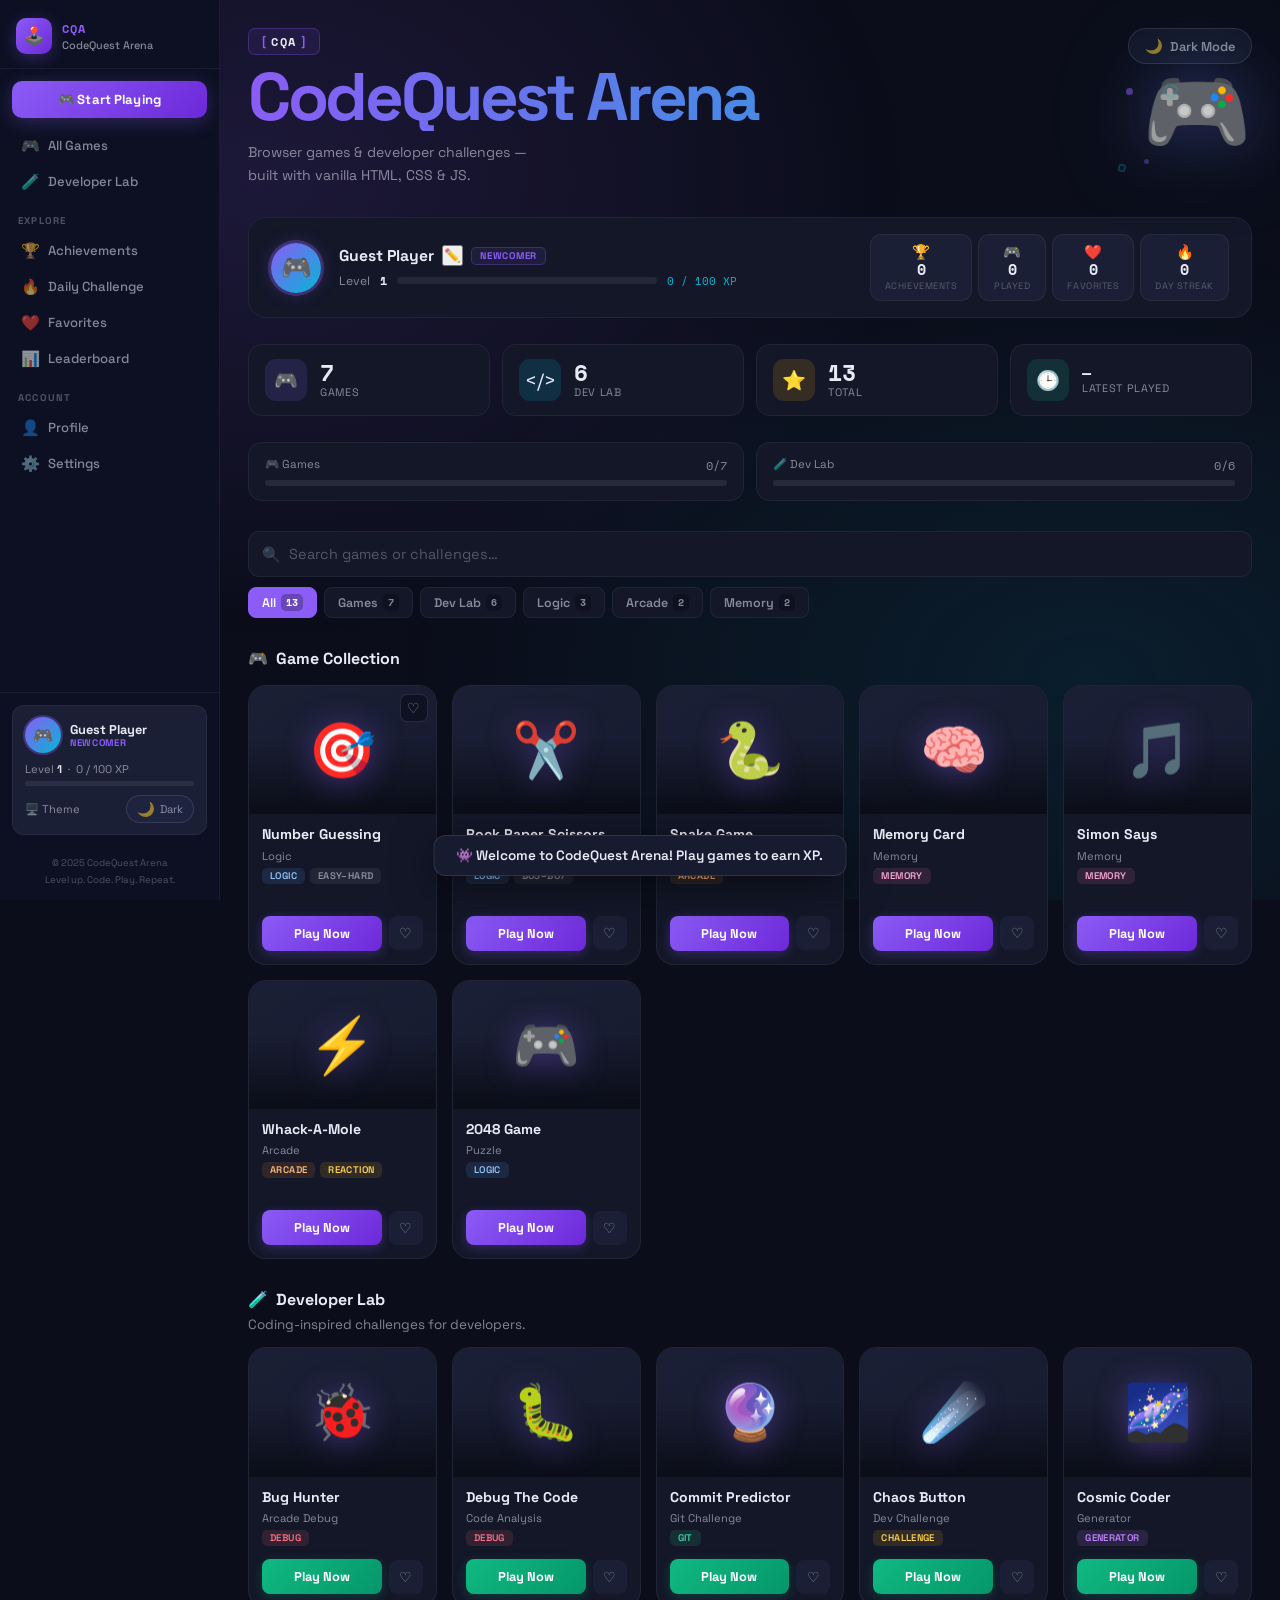
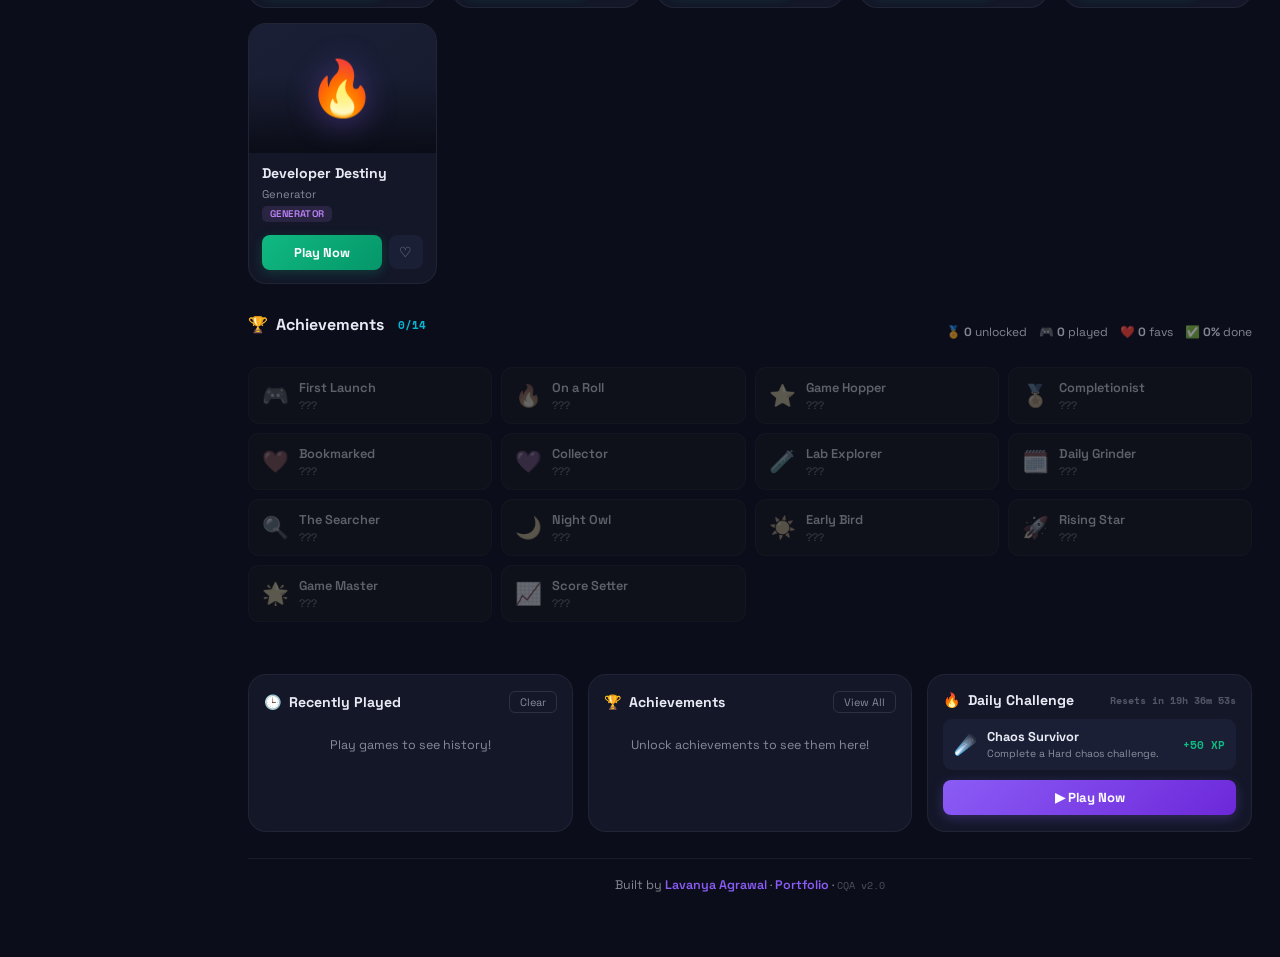
<file: index.html>
<!DOCTYPE html>
<html lang="en" data-theme="dark">
<head>
  <meta charset="UTF-8"/>
  <meta name="viewport" content="width=device-width, initial-scale=1.0"/>
  <title>CodeQuest Arena · Browser Gaming Platform</title>
  <meta name="description" content="CodeQuest Arena — browser games, XP, achievements & daily challenges."/>
  <link rel="preconnect" href="https://fonts.googleapis.com"/>
  <link href="https://fonts.googleapis.com/css2?family=Space+Grotesk:wght@400;500;600;700;800&family=Space+Mono:wght@400;700&display=swap" rel="stylesheet"/>
  <link rel="stylesheet" href="style.css"/>
</head>
<body>

  <!-- Toasts + popups (outside sidebar/page) -->
  <div class="toast" id="toast"></div>
  <div class="achieve-popup hidden" id="achievePopup">
    <div class="ap-icon" id="apIcon"></div>
    <div><p class="ap-label">Achievement Unlocked!</p><p class="ap-name" id="apName"></p><p class="ap-xp" id="apXp"></p></div>
  </div>
  <div id="xpFloats" aria-hidden="true"></div>

  <!-- Mobile hamburger -->
  <button class="menu-toggle" id="menuToggle" aria-label="Open menu">☰</button>
  <div class="sidebar-overlay hidden" id="sidebarOverlay"></div>

  <!-- ══════════════════════════════════════
       SIDEBAR
  ══════════════════════════════════════ -->
  <aside class="sidebar" id="sidebar">

    <div class="sidebar-logo">
      <div class="sidebar-logo-icon">🕹️</div>
      <div class="sidebar-logo-text">
        <span class="sidebar-logo-abbr">CQA</span>
        <span class="sidebar-logo-name">CodeQuest Arena</span>
      </div>
    </div>

    <button class="sidebar-cta" id="sidebarCta">🎮 Start Playing</button>

    <nav class="sidebar-nav">
      <a class="nav-link active" href="#" data-scroll="gamesGrid"><span class="nav-icon">🎮</span> All Games</a>
      <a class="nav-link" href="#" data-scroll="devGrid"><span class="nav-icon">🧪</span> Developer Lab</a>

      <p class="nav-section-label">Explore</p>
      <a class="nav-link" href="#" data-scroll="achievementContainer"><span class="nav-icon">🏆</span> Achievements</a>
      <a class="nav-link" href="#" data-scroll="dailyPanel"><span class="nav-icon">🔥</span> Daily Challenge</a>
      <a class="nav-link" href="#" data-scroll="favSection"><span class="nav-icon">❤️</span> Favorites</a>
      <a class="nav-link" href="#" data-scroll="lbSection"><span class="nav-icon">📊</span> Leaderboard</a>

      <p class="nav-section-label">Account</p>
      <a class="nav-link" href="#" id="navProfile"><span class="nav-icon">👤</span> Profile</a>
      <a class="nav-link" href="#" id="navSettings"><span class="nav-icon">⚙️</span> Settings</a>
    </nav>

    <!-- mini profile bottom -->
    <div class="sidebar-profile">
      <div class="sidebar-profile-card">
        <div class="sidebar-profile-top">
          <div class="sidebar-avatar" id="sidebarAvatar">🎮</div>
          <div>
            <div class="sidebar-player-name" id="sidebarName">Guest Player</div>
            <div class="sidebar-player-title" id="sidebarTitle">Newcomer</div>
          </div>
        </div>
        <div class="sidebar-level">Level <strong id="sidebarLevel">1</strong> &nbsp;·&nbsp; <span id="sidebarXpNums">0 / 100 XP</span></div>
        <div class="sidebar-xp-track"><div class="sidebar-xp-fill" id="sidebarXpFill" style="width:0%"></div></div>
        <div class="sidebar-theme-row">
          <span class="sidebar-theme-label">🖥️ Theme</span>
          <button class="sidebar-theme-btn" id="themeToggle"><span class="theme-icon">🌙</span> Dark</button>
        </div>
      </div>
    </div>

    <p class="sidebar-copy">© 2025 CodeQuest Arena<br/>Level up. Code. Play. Repeat.</p>
  </aside>

  <!-- ══════════════════════════════════════
       MAIN PAGE
  ══════════════════════════════════════ -->
  <main class="page">

    <!-- HEADER -->
    <header class="hub-header">
      <div class="header-left">
        <div class="brand"><span class="lb">[</span><span class="brand-name">CQA</span><span class="lb">]</span></div>
        <h1 class="hub-title">CodeQuest <em>Arena</em></h1>
        <p class="hub-sub">Browser games &amp; developer challenges —<br/>built with vanilla HTML, CSS &amp; JS.</p>
      </div>
      <div class="header-right">
        <button class="theme-btn" id="themeToggleTop"><span class="theme-icon">🌙</span> Dark Mode</button>
        <div class="header-decor">
          <div class="decor-controller">🎮</div>
          <div class="decor-dot decor-dot-1"></div>
          <div class="decor-dot decor-dot-2"></div>
          <div class="decor-sq decor-sq-1"></div>
          <div class="decor-sq decor-sq-2"></div>
        </div>
      </div>
    </header>

    <!-- PLAYER DASHBOARD -->
    <section class="player-dashboard" aria-label="Player dashboard">
      <div class="pd-avatar" id="pdAvatar" title="Change avatar">🎮</div>
      <div class="pd-info">
        <div class="pd-name-row">
          <span class="pd-name" id="pdName">Guest Player</span>
          <button class="edit-name-btn" id="editNameBtn" title="Edit name" onclick="event.stopPropagation()">✏️</button>
          <span class="pd-title-badge" id="pdTitle">NEWCOMER</span>
        </div>
        <div class="pd-level-xp">
          Level <strong id="pdLevel">1</strong>
          <div class="pd-xp-track"><div class="pd-xp-fill" id="pdXpFill" style="width:0%"></div></div>
          <span class="pd-xp-nums" id="pdXpNums">0 / 100 XP</span>
        </div>
      </div>
      <div class="pd-stats">
        <div class="pd-chip"><span class="pd-chip-icon">🏆</span><span class="pd-chip-val" id="pdAchieve">0</span><span class="pd-chip-lbl">Achievements</span></div>
        <div class="pd-chip"><span class="pd-chip-icon">🎮</span><span class="pd-chip-val" id="pdPlayed">0</span><span class="pd-chip-lbl">Played</span></div>
        <div class="pd-chip"><span class="pd-chip-icon">❤️</span><span class="pd-chip-val" id="pdFavs">0</span><span class="pd-chip-lbl">Favorites</span></div>
        <div class="pd-chip"><span class="pd-chip-icon">🔥</span><span class="pd-chip-val" id="pdStreak">0</span><span class="pd-chip-lbl">Day Streak</span></div>
      </div>
    </section>

    <!-- STATS ROW -->
    <div class="stats-row">
      <div class="stat-card"><div class="stat-card-icon sci-purple">🎮</div><div class="stat-text"><span class="stat-num" id="gamesCount">7</span><span class="stat-lbl">Games</span></div></div>
      <div class="stat-card"><div class="stat-card-icon sci-cyan">&lt;/&gt;</div><div class="stat-text"><span class="stat-num" id="devCount">6</span><span class="stat-lbl">Dev Lab</span></div></div>
      <div class="stat-card"><div class="stat-card-icon sci-orange">⭐</div><div class="stat-text"><span class="stat-num" id="totalCount">13</span><span class="stat-lbl">Total</span></div></div>
      <div class="stat-card"><div class="stat-card-icon sci-green">🕒</div><div class="stat-text"><span class="stat-num" id="latestPlayed" style="font-size:.95rem">—</span><span class="stat-lbl">Latest Played</span></div></div>
    </div>

    <!-- COMPLETION BARS -->
    <div style="display:grid;grid-template-columns:1fr 1fr;gap:12px">
      <div style="background:var(--card-bg);border:1px solid var(--border);border-radius:var(--radius);padding:14px 16px">
        <div style="display:flex;justify-content:space-between;font-size:.72rem;color:var(--text2);margin-bottom:6px">
          <span>🎮 Games</span><span id="gamesPct" style="font-family:var(--mono)">0/7</span>
        </div>
        <div style="height:6px;background:rgba(255,255,255,.08);border-radius:99px;overflow:hidden">
          <div id="gamesFill" style="height:100%;border-radius:99px;background:linear-gradient(90deg,var(--purple),#8b5cf6);width:0%;transition:width .8s"></div>
        </div>
      </div>
      <div style="background:var(--card-bg);border:1px solid var(--border);border-radius:var(--radius);padding:14px 16px">
        <div style="display:flex;justify-content:space-between;font-size:.72rem;color:var(--text2);margin-bottom:6px">
          <span>🧪 Dev Lab</span><span id="devPct" style="font-family:var(--mono)">0/6</span>
        </div>
        <div style="height:6px;background:rgba(255,255,255,.08);border-radius:99px;overflow:hidden">
          <div id="devFill" style="height:100%;border-radius:99px;background:linear-gradient(90deg,var(--green,#10b981),#60a5fa);width:0%;transition:width .8s"></div>
        </div>
      </div>
    </div>

    <!-- CONTINUE PLAYING -->
    <section class="recent-section hidden" id="recentSection" aria-label="Continue playing">
      <div class="section-title-row">
        <h2 class="section-title"><span class="stitle-icon">🕒</span> Continue Playing</h2>
        <button class="clear-btn" id="clearRecent">✕ Clear</button>
      </div>
      <div class="recent-row" id="recentRow"></div>
    </section>

    <!-- FAVORITES -->
    <section class="fav-section hidden" id="favSection" aria-label="Favorites">
      <h2 class="section-title"><span class="stitle-icon">❤️</span> Favorites</h2>
      <div class="mini-cards-row" id="favRow"></div>
    </section>

    <!-- SEARCH + FILTER -->
    <section class="search-filter-section" aria-label="Search and filter">
      <div class="search-wrap">
        <span class="search-icon">🔍</span>
        <input type="text" id="searchInput" class="search-input" placeholder="Search games or challenges…" autocomplete="off"/>
        <button class="search-clear hidden" id="searchClear">✕</button>
      </div>
      <div class="filter-row">
        <button class="filter-btn active" data-filter="all">All <span class="filter-count" id="fc-all"></span></button>
        <button class="filter-btn" data-filter="games">Games <span class="filter-count" id="fc-games"></span></button>
        <button class="filter-btn" data-filter="developer">Dev Lab <span class="filter-count" id="fc-developer"></span></button>
        <button class="filter-btn" data-filter="logic">Logic <span class="filter-count" id="fc-logic"></span></button>
        <button class="filter-btn" data-filter="arcade">Arcade <span class="filter-count" id="fc-arcade"></span></button>
        <button class="filter-btn" data-filter="memory">Memory <span class="filter-count" id="fc-memory"></span></button>
      </div>
      <div class="no-results hidden" id="noResults"><span>😔</span><p>No games found.</p></div>
    </section>

    <!-- GAMES GRID -->
    <section aria-label="Games">
      <h2 class="section-title" id="gamesTitle"><span class="stitle-icon">🎮</span> Game Collection</h2>
      <div class="game-grid" id="gamesGrid">

        <a class="game-card" href="Number-Guessing-Game/" data-name="number guessing logic" data-category="games logic" data-id="numguess">
          <div class="card-sweep"></div>
          <div class="card-img"><div class="game-icon">🎯</div></div>
          <button class="fav-btn" data-id="numguess" onclick="event.preventDefault();event.stopPropagation()">♡</button>
          <div class="played-badge hidden" data-id="numguess">✓</div>
          <div class="card-body">
            <h3>Number Guessing</h3>
            <span class="card-category">Logic</span>
            <div class="card-meta"><span class="game-tag tag-logic">Logic</span><span class="game-tag tag-diff">Easy–Hard</span></div>
            <div class="best-score" id="best-numguess"></div>
            <div class="card-actions">
              <button class="play-btn">Play Now</button>
              <button class="card-fav-btn" data-id="numguess">♡</button>
            </div>
          </div>
        </a>

        <a class="game-card" href="Rock-Paper-Scissors/" data-name="rock paper scissors logic" data-category="games logic" data-id="rps">
          <div class="card-sweep"></div>
          <div class="card-img"><div class="game-icon">✂️</div></div>
          <div class="played-badge hidden" data-id="rps">✓</div>
          <div class="card-body">
            <h3>Rock Paper Scissors</h3>
            <span class="card-category">Classic</span>
            <div class="card-meta"><span class="game-tag tag-logic">Logic</span><span class="game-tag tag-diff">Bo3–Bo7</span></div>
            <div class="best-score" id="best-rps"></div>
            <div class="card-actions">
              <button class="play-btn">Play Now</button>
              <button class="card-fav-btn" data-id="rps">♡</button>
            </div>
          </div>
        </a>

        <a class="game-card" href="Snake-Game/" data-name="snake game arcade" data-category="games arcade" data-id="snake">
          <div class="card-sweep"></div>
          <div class="card-img"><div class="game-icon">🐍</div></div>
          <div class="played-badge hidden" data-id="snake">✓</div>
          <div class="card-body">
            <h3>Snake Game</h3>
            <span class="card-category">Arcade</span>
            <div class="card-meta"><span class="game-tag tag-arcade">Arcade</span></div>
            <div class="best-score" id="best-snake"></div>
            <div class="card-actions">
              <button class="play-btn">Play Now</button>
              <button class="card-fav-btn" data-id="snake">♡</button>
            </div>
          </div>
        </a>

        <a class="game-card" href="Memory-Card-Game/" data-name="memory card matching" data-category="games memory" data-id="memory">
          <div class="card-sweep"></div>
          <div class="card-img"><div class="game-icon">🧠</div></div>
          <div class="played-badge hidden" data-id="memory">✓</div>
          <div class="card-body">
            <h3>Memory Card</h3>
            <span class="card-category">Memory</span>
            <div class="card-meta"><span class="game-tag tag-memory">Memory</span></div>
            <div class="best-score" id="best-memory"></div>
            <div class="card-actions">
              <button class="play-btn">Play Now</button>
              <button class="card-fav-btn" data-id="memory">♡</button>
            </div>
          </div>
        </a>

        <a class="game-card" href="Simon-Says-Game/" data-name="simon says memory" data-category="games memory" data-id="simon">
          <div class="card-sweep"></div>
          <div class="card-img"><div class="game-icon">🎵</div></div>
          <div class="played-badge hidden" data-id="simon">✓</div>
          <div class="card-body">
            <h3>Simon Says</h3>
            <span class="card-category">Memory</span>
            <div class="card-meta"><span class="game-tag tag-memory">Memory</span></div>
            <div class="best-score" id="best-simon"></div>
            <div class="card-actions">
              <button class="play-btn">Play Now</button>
              <button class="card-fav-btn" data-id="simon">♡</button>
            </div>
          </div>
        </a>

        <a class="game-card" href="Whack-A-Mole/" data-name="whack a mole reaction arcade" data-category="games arcade" data-id="whack">
          <div class="card-sweep"></div>
          <div class="card-img"><div class="game-icon">⚡</div></div>
          <div class="played-badge hidden" data-id="whack">✓</div>
          <div class="card-body">
            <h3>Whack-A-Mole</h3>
            <span class="card-category">Arcade</span>
            <div class="card-meta"><span class="game-tag tag-arcade">Arcade</span><span class="game-tag tag-reaction">Reaction</span></div>
            <div class="best-score" id="best-whack"></div>
            <div class="card-actions">
              <button class="play-btn">Play Now</button>
              <button class="card-fav-btn" data-id="whack">♡</button>
            </div>
          </div>
        </a>

        <a class="game-card" href="2048-Game/" data-name="2048 puzzle logic" data-category="games logic" data-id="2048">
          <div class="card-sweep"></div>
          <div class="card-img"><div class="game-icon">🎮</div></div>
          <div class="played-badge hidden" data-id="2048">✓</div>
          <div class="card-body">
            <h3>2048 Game</h3>
            <span class="card-category">Puzzle</span>
            <div class="card-meta"><span class="game-tag tag-logic">Logic</span></div>
            <div class="best-score" id="best-2048"></div>
            <div class="card-actions">
              <button class="play-btn">Play Now</button>
              <button class="card-fav-btn" data-id="2048">♡</button>
            </div>
          </div>
        </a>

      </div>
    </section>

    <!-- DEV LAB -->
    <section class="dev-lab-section" aria-label="Developer lab">
      <h2 class="section-title"><span class="stitle-icon">🧪</span> Developer Lab</h2>
      <p class="section-sub">Coding-inspired challenges for developers.</p>
      <div class="game-grid" id="devGrid">

        <a class="game-card" href="Developer-Lab/Bug-Hunter/index.html" data-name="bug hunter debug" data-category="developer" data-id="bughunter">
          <div class="card-sweep"></div>
          <div class="card-img"><div class="game-icon">🐞</div></div>
          <div class="played-badge hidden" data-id="bughunter">✓</div>
          <div class="card-body">
            <h3>Bug Hunter</h3>
            <span class="card-category">Arcade Debug</span>
            <div class="card-meta"><span class="game-tag tag-debug">Debug</span></div>
            <div class="card-actions"><button class="play-btn dev">Play Now</button><button class="card-fav-btn" data-id="bughunter">♡</button></div>
          </div>
        </a>

        <a class="game-card" href="Developer-Lab/Debug-The-Code/index.html" data-name="debug the code" data-category="developer" data-id="debugcode">
          <div class="card-sweep"></div>
          <div class="card-img"><div class="game-icon">🐛</div></div>
          <div class="played-badge hidden" data-id="debugcode">✓</div>
          <div class="card-body">
            <h3>Debug The Code</h3>
            <span class="card-category">Code Analysis</span>
            <div class="card-meta"><span class="game-tag tag-debug">Debug</span></div>
            <div class="card-actions"><button class="play-btn dev">Play Now</button><button class="card-fav-btn" data-id="debugcode">♡</button></div>
          </div>
        </a>

        <a class="game-card" href="Developer-Lab/Commit-Predictor/index.html" data-name="commit predictor git" data-category="developer" data-id="commitpredictor">
          <div class="card-sweep"></div>
          <div class="card-img"><div class="game-icon">🔮</div></div>
          <div class="played-badge hidden" data-id="commitpredictor">✓</div>
          <div class="card-body">
            <h3>Commit Predictor</h3>
            <span class="card-category">Git Challenge</span>
            <div class="card-meta"><span class="game-tag tag-git">Git</span></div>
            <div class="card-actions"><button class="play-btn dev">Play Now</button><button class="card-fav-btn" data-id="commitpredictor">♡</button></div>
          </div>
        </a>

        <a class="game-card" href="Developer-Lab/Chaos-Button/index.html" data-name="chaos button challenge" data-category="developer" data-id="chaos">
          <div class="card-sweep"></div>
          <div class="card-img"><div class="game-icon">☄️</div></div>
          <div class="played-badge hidden" data-id="chaos">✓</div>
          <div class="card-body">
            <h3>Chaos Button</h3>
            <span class="card-category">Dev Challenge</span>
            <div class="card-meta"><span class="game-tag tag-reaction">Challenge</span></div>
            <div class="card-actions"><button class="play-btn dev">Play Now</button><button class="card-fav-btn" data-id="chaos">♡</button></div>
          </div>
        </a>

        <a class="game-card" href="Developer-Lab/Cosmic-Coder-Generator/index.html" data-name="cosmic coder generator" data-category="developer" data-id="cosmic">
          <div class="card-sweep"></div>
          <div class="card-img"><div class="game-icon">🌌</div></div>
          <div class="played-badge hidden" data-id="cosmic">✓</div>
          <div class="card-body">
            <h3>Cosmic Coder</h3>
            <span class="card-category">Generator</span>
            <div class="card-meta"><span class="game-tag tag-generator">Generator</span></div>
            <div class="card-actions"><button class="play-btn dev">Play Now</button><button class="card-fav-btn" data-id="cosmic">♡</button></div>
          </div>
        </a>

        <a class="game-card" href="Developer-Lab/Developer-Destiny/index.html" data-name="developer destiny generator" data-category="developer" data-id="destiny">
          <div class="card-sweep"></div>
          <div class="card-img"><div class="game-icon">🔥</div></div>
          <div class="played-badge hidden" data-id="destiny">✓</div>
          <div class="card-body">
            <h3>Developer Destiny</h3>
            <span class="card-category">Generator</span>
            <div class="card-meta"><span class="game-tag tag-generator">Generator</span></div>
            <div class="card-actions"><button class="play-btn dev">Play Now</button><button class="card-fav-btn" data-id="destiny">♡</button></div>
          </div>
        </a>

      </div>
    </section>

    <!-- ACHIEVEMENTS -->
    <section class="achieve-section" aria-label="Achievements">
      <div class="section-title-row">
        <h2 class="section-title"><span class="stitle-icon">🏆</span> Achievements <span class="achieve-progress" id="achieveProgress"></span></h2>
        <div style="display:flex;gap:12px;align-items:center;font-size:.75rem;color:var(--text2)">
          <span>🏅 <strong id="achieveCount">0</strong> unlocked</span>
          <span>🎮 <strong id="gamesPlayedCount">0</strong> played</span>
          <span>❤️ <strong id="favCount">0</strong> favs</span>
          <span>✅ <strong id="completionPct">0%</strong> done</span>
        </div>
      </div>
      <div class="achieve-grid" id="achievementContainer"></div>
    </section>

    <!-- LEADERBOARD ANCHOR -->
    <div id="lbSection"></div>

    <!-- BOTTOM 3 PANELS -->
    <div class="bottom-panels">

      <!-- Recently Played -->
      <div class="panel" id="recentPanel">
        <div class="panel-hdr">
          <div class="panel-hdr-left"><span>🕒</span> Recently Played</div>
          <button class="view-all-btn" id="clearRecent2">Clear</button>
        </div>
        <div id="recentPanelList"><p class="panel-empty">Play games to see history!</p></div>
      </div>

      <!-- Achievements panel -->
      <div class="panel">
        <div class="panel-hdr">
          <div class="panel-hdr-left"><span>🏆</span> Achievements</div>
          <button class="view-all-btn">View All</button>
        </div>
        <div id="achievePanelList"><p class="panel-empty">Unlock achievements to see them here!</p></div>
      </div>

      <!-- Daily Challenge -->
      <div class="panel" id="dailyPanel">
        <div class="panel-hdr">
          <div class="panel-hdr-left"><span>🔥</span> Daily Challenge</div>
          <span class="panel-hdr-timer" id="dailyTimer"></span>
        </div>
        <div id="dailyChallengeContent"><p class="panel-empty">Loading challenge…</p></div>
      </div>

    </div>

    <!-- AVATAR MODAL -->
    <div class="modal-overlay hidden" id="avatarModal">
      <div class="modal-box">
        <div class="modal-header"><h3>Choose Avatar</h3><button class="modal-close" id="avatarModalClose">✕</button></div>
        <div class="avatar-grid" id="avatarGrid"></div>
        <p class="avatar-hint">Some avatars unlock at higher levels!</p>
      </div>
    </div>

    <!-- NAME MODAL -->
    <div class="modal-overlay hidden" id="nameModal">
      <div class="modal-box">
        <div class="modal-header"><h3>Edit Player Name</h3><button class="modal-close" id="nameModalClose">✕</button></div>
        <input type="text" id="nameInput" class="name-input" placeholder="Enter your name…" maxlength="20"/>
        <button class="btn-primary" id="nameSave">Save Name</button>
      </div>
    </div>

    <footer class="hub-footer">
      <p>Built by <a href="https://github.com/lavanyaag23" target="_blank" rel="noopener">Lavanya Agrawal</a> · <a href="https://lavanyaagrawal.vercel.app" target="_blank" rel="noopener">Portfolio</a> · <span class="version-tag">CQA v2.0</span></p>
    </footer>

  </main>

  <script src="script.js"></script>
</body>
</html>
</file>
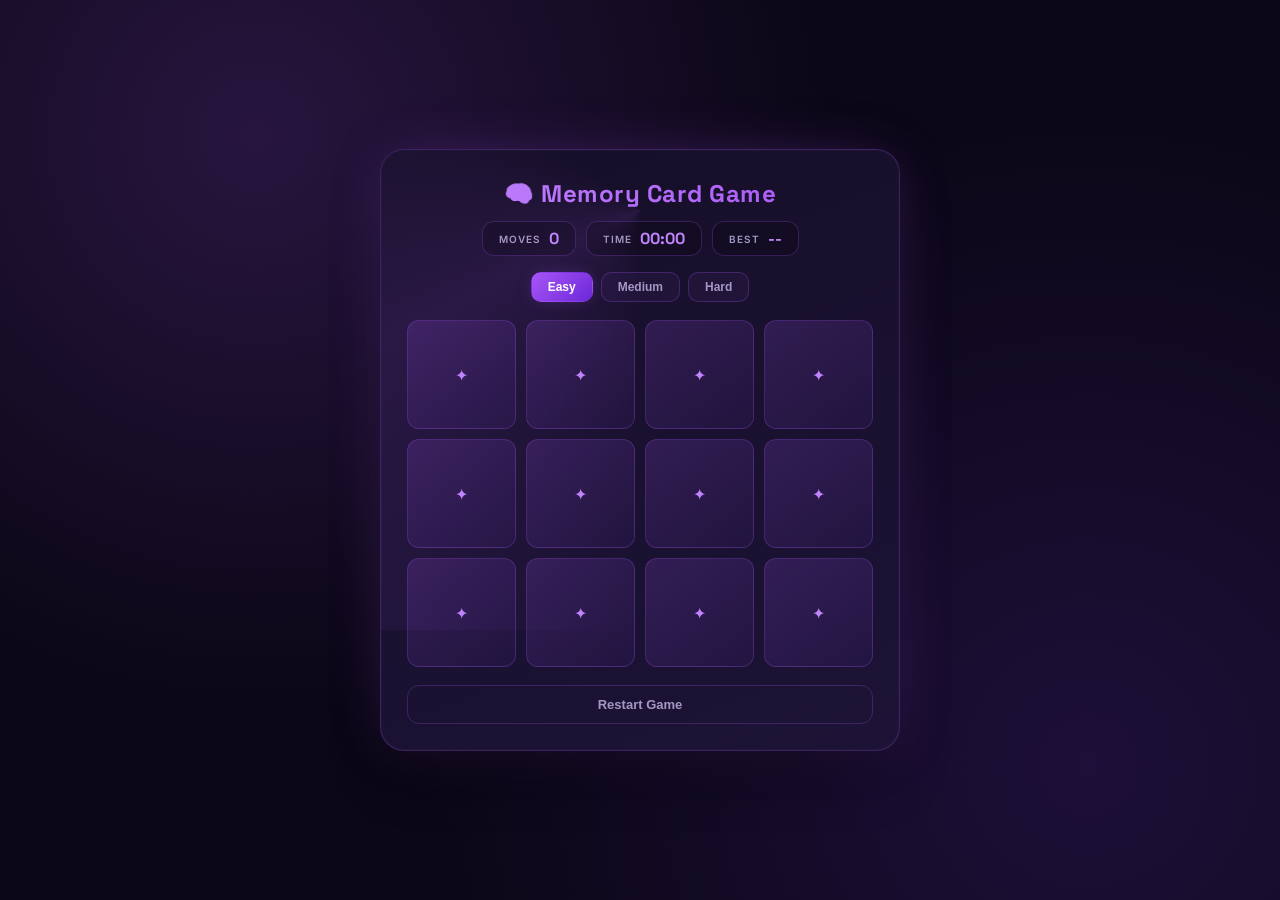
<file: Memory Card Game/Index.html>
<!DOCTYPE html>
<html lang="en">
<head>
<meta charset="UTF-8">
<meta name="viewport" content="width=device-width, initial-scale=1.0">
<title>Memory Card Game</title>
<link rel="preconnect" href="https://fonts.googleapis.com">
<link href="https://fonts.googleapis.com/css2?family=Space+Grotesk:wght@500;700&family=Inter:wght@400;500;600;700&display=swap" rel="stylesheet">
<link rel="stylesheet" href="style.css">
</head>
<body>

<div class="app">
  <div class="panel">
    <header>
      <h1>🧠 Memory Card Game</h1>
      <div class="stats-row">
        <div class="stat-pill">
          <span class="stat-label">Moves</span>
          <span class="stat-value" id="moves">0</span>
        </div>
        <div class="stat-pill">
          <span class="stat-label">Time</span>
          <span class="stat-value" id="timer">00:00</span>
        </div>
        <div class="stat-pill">
          <span class="stat-label">Best</span>
          <span class="stat-value" id="bestStat">--</span>
        </div>
      </div>
    </header>

    <div class="difficulty-row" id="difficultyRow">
      <button class="diff-btn active" data-diff="easy">Easy</button>
      <button class="diff-btn" data-diff="medium">Medium</button>
      <button class="diff-btn" data-diff="hard">Hard</button>
    </div>

    <div class="board" id="board"></div>

    <button class="reset-btn" id="restartBtn">Restart Game</button>
  </div>

  <div class="win-overlay hidden" id="winOverlay">
    <div class="win-modal">
      <h2>🎉 You Win!</h2>
      <p>Moves: <span id="winMoves">0</span></p>
      <p>Time: <span id="winTime">00:00</span></p>
      <p class="best-tag hidden" id="newBestTag">🏆 New Best!</p>
      <button class="primary-btn" id="playAgainBtn">Play Again</button>
    </div>
  </div>
</div>

<script src="script.js"></script>
</body>
</html>
</file>
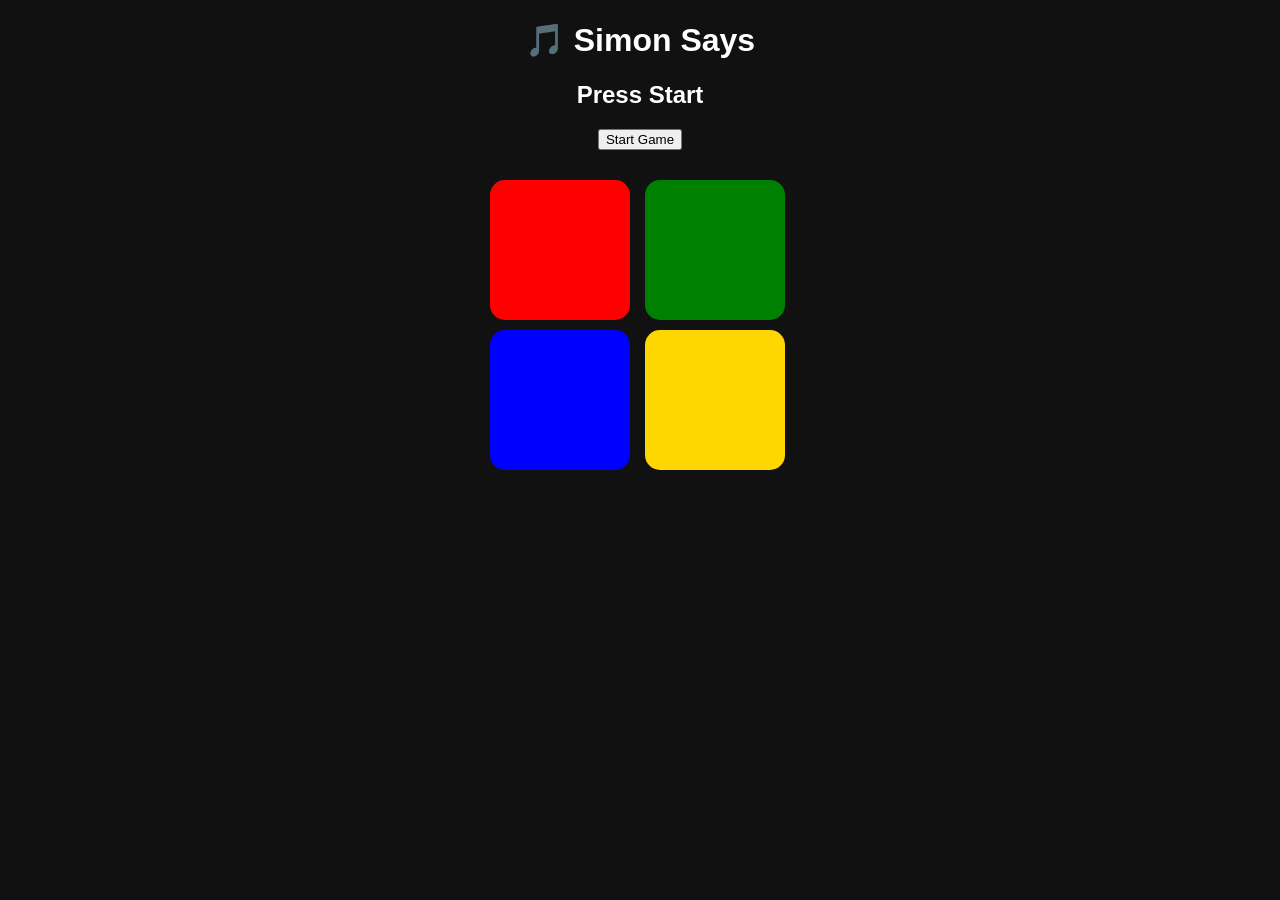
<file: Simon Says Game/Index.html>
<!DOCTYPE html>
<html>
<head>
    <meta charset="UTF-8">
    <meta name="viewport" content="width=device-width, initial-scale=1.0">
    <title>Simon Says</title>
    <link rel="stylesheet" href="style.css">
</head>
<body>

    <h1>🎵 Simon Says</h1>
    <h2 id="level">Press Start</h2>

    <button onclick="startGame()">Start Game</button>

    <div class="container">
        <div class="btn red" id="red"></div>
        <div class="btn green" id="green"></div>
        <div class="btn blue" id="blue"></div>
        <div class="btn yellow" id="yellow"></div>
    </div>

    <script src="script.js"></script>
</body>
</html>
</file>
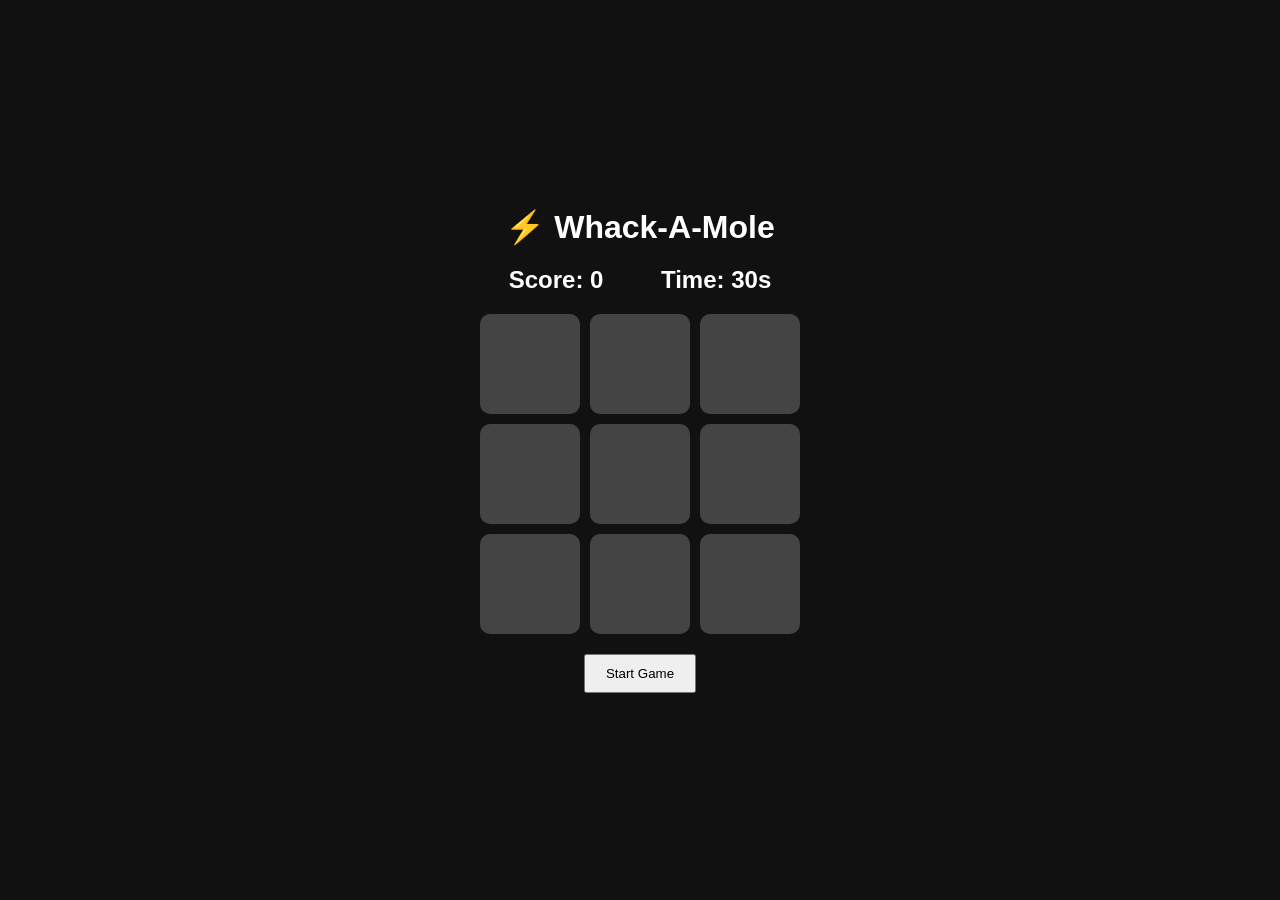
<file: Whack-A-Mole/Index.html>
<!DOCTYPE html>
<html lang="en">
<head>
    <meta charset="UTF-8">
    <meta name="viewport" content="width=device-width, initial-scale=1.0">
    <title>Whack-A-Mole</title>
    <link rel="stylesheet" href="style.css">
</head>
<body>

    <div class="container">
        <h1>⚡ Whack-A-Mole</h1>

        <div class="info">
            <h2>Score: <span id="score">0</span></h2>
            <h2>Time: <span id="time">30</span>s</h2>
        </div>

        <div class="grid" id="grid"></div>

        <button onclick="startGame()">Start Game</button>
    </div>

    <script src="script.js"></script>

</body>
</html>
</file>
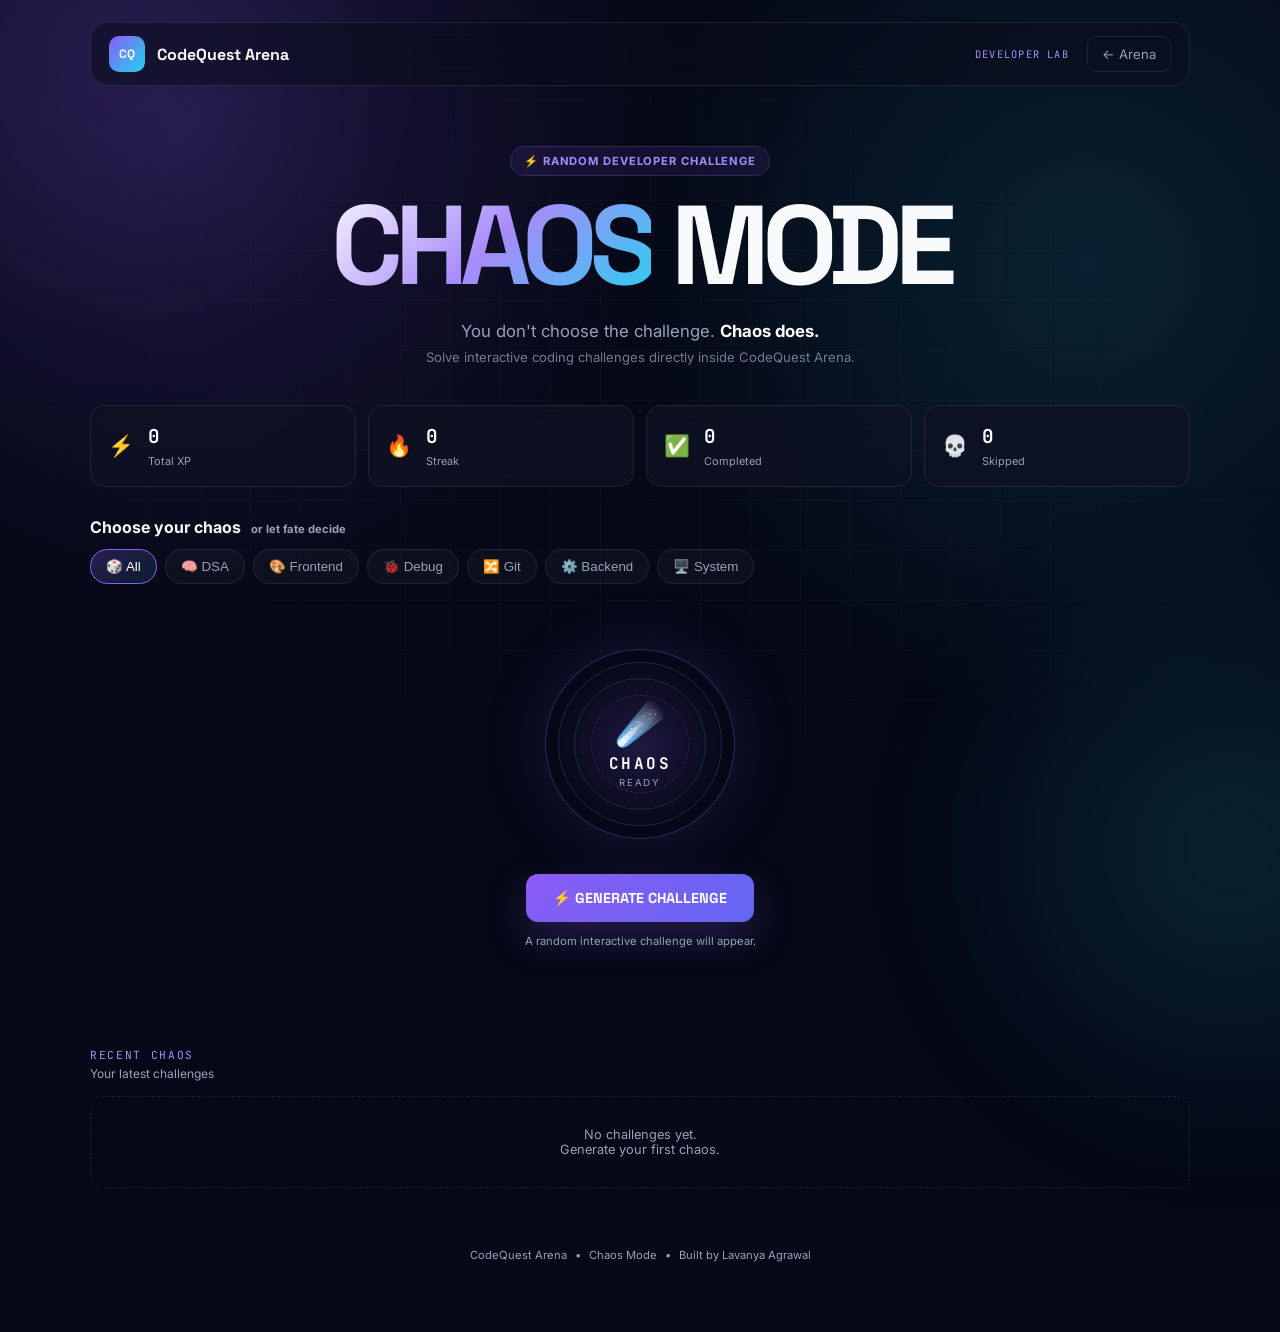
<file: Developer-Lab/Chaos-Button/index.html>
<!DOCTYPE html>
<html lang="en">
<head>
  <meta charset="UTF-8">
  <meta name="viewport" content="width=device-width, initial-scale=1.0">

  <title>Chaos Mode | CodeQuest Arena</title>

  <link rel="preconnect" href="https://fonts.googleapis.com">
  <link rel="preconnect" href="https://fonts.gstatic.com" crossorigin>
  <link href="https://fonts.googleapis.com/css2?family=Inter:wght@400;500;600;700;800&family=Space+Grotesk:wght@500;600;700&family=JetBrains+Mono:wght@400;600;700&display=swap" rel="stylesheet">

  <link rel="stylesheet" href="style.css">
</head>

<body>

  <div class="background-grid"></div>
  <div class="glow glow-purple"></div>
  <div class="glow glow-cyan"></div>

  <main class="app">

    <!-- NAVBAR -->
    <nav class="navbar">

      <a href="../../index.html" class="brand">
        <span class="brand-icon">CQ</span>
        <span>CodeQuest Arena</span>
      </a>

      <div class="nav-right">
        <span class="mode-label">DEVELOPER LAB</span>

        <a href="../../index.html" class="back-btn">
          ← Arena
        </a>
      </div>

    </nav>

    <!-- HERO -->
    <section class="hero">

      <div class="badge">
        ⚡ RANDOM DEVELOPER CHALLENGE
      </div>

      <h1>
        <span>CHAOS</span> MODE
      </h1>

      <p>
        You don't choose the challenge.
        <strong>Chaos does.</strong>
      </p>

      <p class="hero-subtitle">
        Solve interactive coding challenges directly inside CodeQuest Arena.
      </p>

    </section>

    <!-- PLAYER STATS -->
    <section class="stats">

      <div class="stat-card">
        <span class="stat-icon">⚡</span>
        <div>
          <strong id="xpStat">0</strong>
          <small>Total XP</small>
        </div>
      </div>

      <div class="stat-card">
        <span class="stat-icon">🔥</span>
        <div>
          <strong id="streakStat">0</strong>
          <small>Streak</small>
        </div>
      </div>

      <div class="stat-card">
        <span class="stat-icon">✅</span>
        <div>
          <strong id="completedStat">0</strong>
          <small>Completed</small>
        </div>
      </div>

      <div class="stat-card">
        <span class="stat-icon">💀</span>
        <div>
          <strong id="skippedStat">0</strong>
          <small>Skipped</small>
        </div>
      </div>

    </section>

    <!-- CONTROLS -->
    <section class="controls">

      <div class="control-title">
        <span>Choose your chaos</span>
        <small>or let fate decide</small>
      </div>

      <div class="category-row" id="categoryRow">

        <button class="category-btn active" data-category="all">
          🎲 All
        </button>

        <button class="category-btn" data-category="dsa">
          🧠 DSA
        </button>

        <button class="category-btn" data-category="frontend">
          🎨 Frontend
        </button>

        <button class="category-btn" data-category="debug">
          🐞 Debug
        </button>

        <button class="category-btn" data-category="git">
          🔀 Git
        </button>

        <button class="category-btn" data-category="backend">
          ⚙️ Backend
        </button>

        <button class="category-btn" data-category="system">
          🖥️ System
        </button>

      </div>

    </section>

    <!-- CHAOS CORE -->
    <section class="chaos-area">

      <div class="chaos-core" id="chaosCore">

        <div class="core-ring ring-one"></div>
        <div class="core-ring ring-two"></div>
        <div class="core-ring ring-three"></div>

        <div class="core-content">
          <span class="core-icon">☄️</span>
          <span class="core-text">CHAOS</span>
          <small>READY</small>
        </div>

      </div>

      <button class="generate-btn" id="generateBtn">
        <span>⚡</span>
        GENERATE CHALLENGE
      </button>

      <p class="generate-hint">
        A random interactive challenge will appear.
      </p>

    </section>

    <!-- CHALLENGE -->
    <section class="challenge-section hidden" id="challengeSection">

      <div class="challenge-card">

        <!-- CARD HEADER -->
        <div class="challenge-header">

          <div>
            <span class="category-badge" id="categoryBadge">
              DSA
            </span>

            <span class="difficulty-badge" id="difficultyBadge">
              EASY
            </span>
          </div>

          <div class="challenge-meta">
            <span id="xpReward">+25 XP</span>
            <span id="timerDisplay">⏱ 45s</span>
          </div>

        </div>

        <!-- TITLE -->
        <h2 id="challengeTitle">
          Challenge
        </h2>

        <!-- DESCRIPTION -->
        <p class="challenge-description" id="challengeDescription">
          Your challenge will appear here.
        </p>

        <!-- INTERACTIVE AREA -->
        <div class="challenge-workspace" id="challengeWorkspace">
        </div>

        <!-- RESULT -->
        <div class="result-message hidden" id="resultMessage">
        </div>

        <!-- ACTIONS -->
        <div class="challenge-actions">

          <button class="submit-btn" id="submitBtn">
            ✓ Submit Answer
          </button>

          <button class="skip-btn" id="skipBtn">
            Skip →
          </button>

        </div>

      </div>

    </section>

    <!-- RECENT -->
    <section class="recent-section">

      <div class="section-heading">
        <div>
          <span>RECENT CHAOS</span>
          <small>Your latest challenges</small>
        </div>
      </div>

      <div class="recent-list" id="recentList">

        <div class="empty-state">
          No challenges yet.
          <br>
          Generate your first chaos.
        </div>

      </div>

    </section>

    <footer>
      <span>CodeQuest Arena</span>
      <span>•</span>
      <span>Chaos Mode</span>
      <span>•</span>
      <span>Built by Lavanya Agrawal</span>
    </footer>

  </main>

  <script src="script.js"></script>

</body>
</html>
</file>
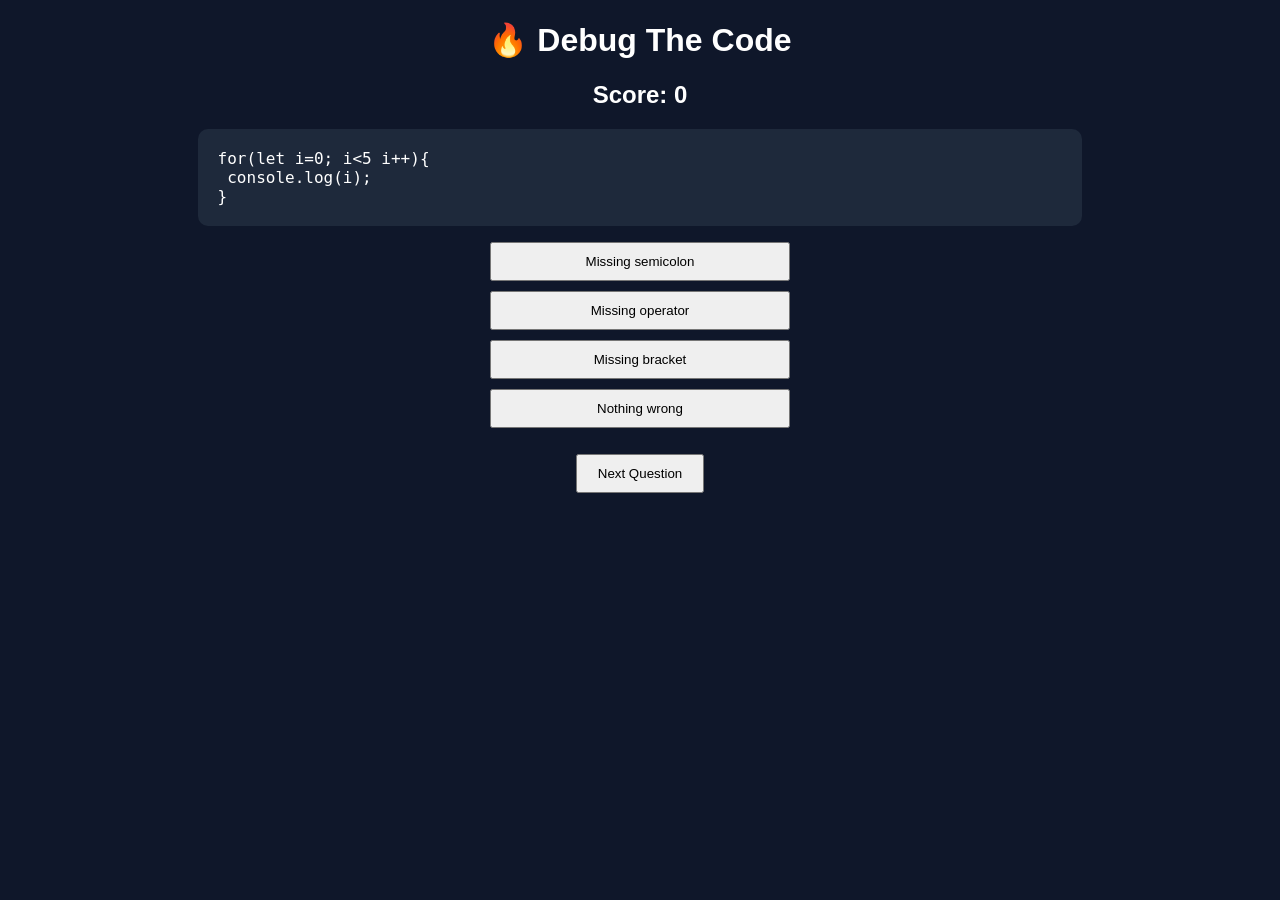
<file: Developer-Lab/Debug-The-Code/index.html>
<!DOCTYPE html>
<html>
<head>
    <meta charset="UTF-8">
    <meta name="viewport" content="width=device-width, initial-scale=1.0">
    <title>Debug The Code</title>
    <link rel="stylesheet" href="style.css">
</head>
<body>

    <h1>🔥 Debug The Code</h1>

    <div class="game-container">

        <h2>Score: <span id="score">0</span></h2>

        <pre id="code-block"></pre>

        <div id="options"></div>

        <p id="result"></p>

        <button onclick="nextQuestion()">Next Question</button>

    </div>

    <script src="script.js"></script>

</body>
</html>
</file>
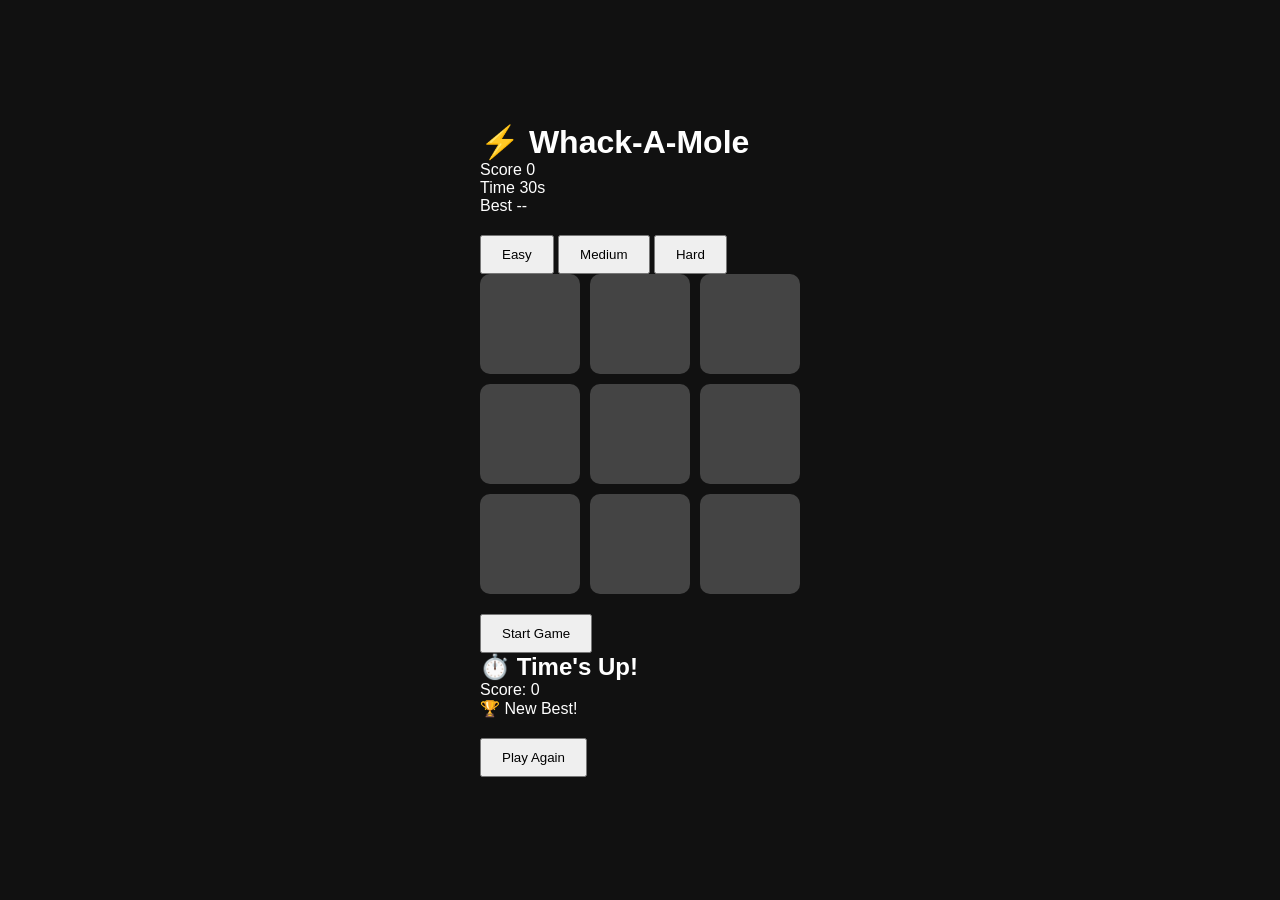
<file: Whack-A-Mole/whack-temp.html>
<!DOCTYPE html>
<html lang="en">
<head>
<meta charset="UTF-8">
<meta name="viewport" content="width=device-width, initial-scale=1.0">
<title>Whack-A-Mole</title>
<link rel="preconnect" href="https://fonts.googleapis.com">
<link href="https://fonts.googleapis.com/css2?family=Space+Grotesk:wght@500;700&family=Inter:wght@400;500;600;700&display=swap" rel="stylesheet">
<link rel="stylesheet" href="style.css">
</head>
<body>

<div class="app">
  <div class="panel">
    <header>
      <h1>⚡ Whack-A-Mole</h1>
      <div class="stats-row">
        <div class="stat-pill">
          <span class="stat-label">Score</span>
          <span class="stat-value" id="score">0</span>
        </div>
        <div class="stat-pill">
          <span class="stat-label">Time</span>
          <span class="stat-value" id="timer">30s</span>
        </div>
        <div class="stat-pill">
          <span class="stat-label">Best</span>
          <span class="stat-value" id="bestStat">--</span>
        </div>
      </div>
    </header>

    <div class="difficulty-row" id="difficultyRow">
      <button class="diff-btn active" data-diff="easy">Easy</button>
      <button class="diff-btn" data-diff="medium">Medium</button>
      <button class="diff-btn" data-diff="hard">Hard</button>
    </div>

    <div class="grid" id="grid"></div>

    <button class="primary-btn full-width" id="startBtn">Start Game</button>
  </div>

  <div class="win-overlay hidden" id="endOverlay">
    <div class="win-modal">
      <h2 id="endTitle">⏱️ Time's Up!</h2>
      <p>Score: <span id="finalScore">0</span></p>
      <p class="best-tag hidden" id="newBestTag">🏆 New Best!</p>
      <button class="primary-btn" id="playAgainBtn">Play Again</button>
    </div>
  </div>
</div>

<script src="script.js"></script>
</body>
</html>
</file>
<file: style.css>
/* ================================================================
   CODEQUEST ARENA — style.css  (Final · Sidebar Layout)
   Matches reference screenshot exactly:
   · Fixed left sidebar · Dark navy bg · Purple + cyan gradients
   · Card image area · Full-width Play Now btn · Bottom 3 panels
   · Space Grotesk + Space Mono · Full responsive
   ================================================================ */

/* ── DESIGN TOKENS ──────────────────────────────────────────── */
:root {
  /* backgrounds */
  --bg:          #0b0d1a;
  --sidebar-bg:  #0d1023;
  --card-bg:     #131728;
  --card-bg2:    #161b30;
  --surface:     #1a1f35;
  --surface2:    #1e2440;
  --surface3:    #232848;

  /* borders */
  --border:      rgba(255,255,255,.055);
  --border2:     rgba(255,255,255,.11);
  --border-hi:   rgba(139,92,246,.4);

  /* brand colours */
  --purple:      #8b5cf6;
  --purple-dark: #6d28d9;
  --purple-glow: rgba(139,92,246,.28);
  --purple-dim:  rgba(139,92,246,.1);
  --cyan:        #06b6d4;
  --cyan-glow:   rgba(6,182,212,.22);
  --green:       #10b981;
  --green-glow:  rgba(16,185,129,.22);
  --orange:      #f59e0b;
  --red:         #ef4444;

  /* text */
  --text:        #e8eaf4;
  --text2:       rgba(232,234,244,.55);
  --text3:       rgba(232,234,244,.3);

  /* misc */
  --sans:        'Space Grotesk', sans-serif;
  --mono:        'Space Mono', monospace;
  --t:           .2s cubic-bezier(.4,0,.2,1);
  --sidebar-w:   220px;
  --radius:      14px;
  --radius-lg:   18px;
}

/* ── LIGHT THEME ────────────────────────────────────────────── */
[data-theme="light"] {
  --bg:         #f0f1fa;
  --sidebar-bg: #ffffff;
  --card-bg:    #ffffff;
  --card-bg2:   #f5f6fc;
  --surface:    #eceef8;
  --surface2:   #e4e7f5;
  --surface3:   #dce0f0;
  --border:     rgba(0,0,0,.06);
  --border2:    rgba(0,0,0,.12);
  --border-hi:  rgba(139,92,246,.35);
  --text:       #0d1023;
  --text2:      rgba(13,16,35,.55);
  --text3:      rgba(13,16,35,.3);
}

/* ── RESET ──────────────────────────────────────────────────── */
*,*::before,*::after { box-sizing: border-box; margin: 0; padding: 0; }
html { height: 100%; scroll-behavior: smooth; }
body {
  font-family: var(--sans);
  background: var(--bg);
  color: var(--text);
  min-height: 100vh;
  display: flex;
  overflow-x: hidden;
  transition: background .3s, color .3s;
}
a { text-decoration: none; color: inherit; }
button { font-family: var(--sans); cursor: pointer; }

/* ── GLOBAL POLISH ──────────────────────────────────────────── */
::-webkit-scrollbar       { width: 5px; }
::-webkit-scrollbar-track { background: transparent; }
::-webkit-scrollbar-thumb { background: rgba(139,92,246,.4); border-radius: 99px; }
::-webkit-scrollbar-thumb:hover { background: var(--purple); }
::selection { background: var(--purple); color: #fff; }
button:focus-visible,input:focus-visible,a:focus-visible { outline: 2px solid var(--purple); outline-offset: 3px; }
.hidden { display: none !important; }

/* ── ANIMATED BG GRADIENT ───────────────────────────────────── */
body::before {
  content: '';
  position: fixed; inset: 0; pointer-events: none; z-index: 0;
  background:
    radial-gradient(ellipse at 20% 20%, rgba(139,92,246,.14) 0%, transparent 45%),
    radial-gradient(ellipse at 85% 75%, rgba(6,182,212,.1)   0%, transparent 45%);
  animation: bgBreath 10s ease-in-out infinite alternate;
}
@keyframes bgBreath {
  from { opacity: .7; }
  to   { opacity: 1; }
}

/* ════════════════════════════════════════════════════
   SIDEBAR
════════════════════════════════════════════════════ */
.sidebar {
  position: fixed; top: 0; left: 0;
  width: var(--sidebar-w); height: 100vh;
  background: var(--sidebar-bg);
  border-right: 1px solid var(--border);
  display: flex; flex-direction: column;
  z-index: 200;
  overflow-y: auto; overflow-x: hidden;
  transition: transform .3s, background .3s;
}
.sidebar::-webkit-scrollbar { width: 0; }

/* logo */
.sidebar-logo {
  display: flex; align-items: center; gap: 10px;
  padding: 18px 16px 14px;
  border-bottom: 1px solid var(--border);
  flex-shrink: 0;
}
.sidebar-logo-icon {
  width: 36px; height: 36px; border-radius: 10px;
  background: linear-gradient(135deg, var(--purple), var(--purple-dark));
  display: grid; place-items: center; font-size: 1.1rem; flex-shrink: 0;
  box-shadow: 0 4px 16px var(--purple-glow);
}
.sidebar-logo-text { display: flex; flex-direction: column; gap: 1px; }
.sidebar-logo-abbr { font-family: var(--mono); font-size: .72rem; font-weight: 700; color: var(--purple); letter-spacing: .1em; }
.sidebar-logo-name { font-size: .68rem; color: var(--text2); font-weight: 500; }

/* CTA button */
.sidebar-cta {
  margin: 12px 12px 4px;
  background: linear-gradient(135deg, var(--purple), var(--purple-dark));
  color: #fff; font-size: .82rem; font-weight: 700;
  padding: 10px 14px; border-radius: 10px; border: none;
  box-shadow: 0 4px 18px var(--purple-glow);
  transition: all var(--t); letter-spacing: .01em;
  display: flex; align-items: center; justify-content: center; gap: 7px;
}
.sidebar-cta:hover { transform: translateY(-1px); box-shadow: 0 6px 24px var(--purple-glow); }

/* nav */
.sidebar-nav { padding: 6px 10px; flex: 1; display: flex; flex-direction: column; gap: 1px; }
.nav-section-label {
  font-size: .61rem; font-weight: 700; letter-spacing: .12em; text-transform: uppercase;
  color: var(--text3); padding: 14px 8px 5px;
}
.nav-link {
  display: flex; align-items: center; gap: 9px;
  padding: 8px 11px; border-radius: 9px;
  font-size: .82rem; font-weight: 500; color: var(--text2);
  transition: all var(--t); cursor: pointer; user-select: none;
}
.nav-link:hover  { background: var(--purple-dim); color: var(--text); }
.nav-link.active { background: rgba(139,92,246,.18); color: var(--purple); font-weight: 600; }
.nav-icon { font-size: .95rem; width: 18px; text-align: center; flex-shrink: 0; }

/* sidebar mini profile (bottom) */
.sidebar-profile { margin-top: auto; border-top: 1px solid var(--border); padding: 12px; flex-shrink: 0; }
.sidebar-profile-card {
  background: var(--surface); border: 1px solid var(--border);
  border-radius: 12px; padding: 11px 12px;
}
.sidebar-profile-top { display: flex; align-items: center; gap: 9px; margin-bottom: 9px; }
.sidebar-avatar {
  width: 36px; height: 36px; border-radius: 50%; flex-shrink: 0;
  background: linear-gradient(135deg, var(--purple), var(--cyan));
  display: grid; place-items: center; font-size: 1rem;
  box-shadow: 0 0 0 2px rgba(139,92,246,.35);
}
.sidebar-player-name  { font-size: .8rem; font-weight: 700; line-height: 1.2; }
.sidebar-player-title { font-size: .6rem; font-weight: 700; text-transform: uppercase; letter-spacing: .07em; color: var(--purple); }
.sidebar-level { font-size: .7rem; color: var(--text2); margin-bottom: 5px; }
.sidebar-level strong { color: var(--text); }
.sidebar-xp-track { height: 5px; background: rgba(255,255,255,.07); border-radius: 99px; overflow: hidden; margin-bottom: 9px; }
.sidebar-xp-fill {
  height: 100%; border-radius: 99px;
  background: linear-gradient(90deg, var(--purple), var(--green));
  transition: width .6s cubic-bezier(.4,0,.2,1);
}
.sidebar-theme-row { display: flex; align-items: center; justify-content: space-between; }
.sidebar-theme-label { font-size: .7rem; color: var(--text2); display: flex; align-items: center; gap: 5px; }
.sidebar-theme-btn {
  background: var(--surface2); border: 1px solid var(--border2); border-radius: 99px;
  padding: 4px 10px; font-size: .7rem; color: var(--text2);
  display: flex; align-items: center; gap: 5px; transition: all var(--t);
}
.sidebar-theme-btn:hover { border-color: var(--purple); color: var(--purple); }
.sidebar-copy {
  text-align: center; font-size: .6rem; color: var(--text3);
  padding: 8px 12px 12px; line-height: 1.7; flex-shrink: 0;
}

/* hamburger (mobile only) */
.menu-toggle {
  position: fixed; top: 14px; left: 14px; z-index: 300;
  background: var(--card-bg); border: 1px solid var(--border2);
  border-radius: 10px; width: 40px; height: 40px;
  display: none; place-items: center; font-size: 1.15rem;
  box-shadow: 0 4px 14px rgba(0,0,0,.3); transition: all var(--t);
}
.menu-toggle:hover { border-color: var(--purple); }

/* sidebar overlay (mobile) */
.sidebar-overlay {
  display: none; position: fixed; inset: 0; z-index: 150;
  background: rgba(0,0,0,.6); backdrop-filter: blur(4px);
}

/* ════════════════════════════════════════════════════
   MAIN CONTENT
════════════════════════════════════════════════════ */
.page {
  margin-left: var(--sidebar-w);
  flex: 1; min-width: 0; z-index: 1;
  padding: 28px 28px 64px;
  display: flex; flex-direction: column; gap: 26px;
}

/* ── HEADER ─────────────────────────────────────────────────── */
.hub-header {
  display: grid;
  grid-template-columns: 1fr auto;
  gap: 24px; align-items: start;
  position: relative;
}
.header-left { display: flex; flex-direction: column; gap: 10px; }

/* brand pill */
.brand {
  display: inline-flex; align-items: center; gap: 3px;
  font-family: var(--mono); font-size: .75rem; font-weight: 700; letter-spacing: .12em;
  background: var(--purple-dim); border: 1px solid rgba(139,92,246,.28);
  border-radius: 7px; padding: 4px 11px; width: max-content;
}
.lb { color: var(--purple); }
.brand-name { color: var(--text); }

/* big title */
.hub-title {
  font-family: var(--sans);
  font-size: clamp(2.6rem, 5.5vw, 4.2rem);
  font-weight: 800; line-height: .98; letter-spacing: -.05em;
  background: linear-gradient(100deg, var(--purple) 0%, var(--cyan) 60%, #818cf8 100%);
  -webkit-background-clip: text; background-clip: text; color: transparent;
  background-size: 200% auto;
  animation: shimmer 5s ease-in-out infinite;
}
.hub-title em { font-style: normal; }
@keyframes shimmer { 0%,100%{background-position:0% 50%} 50%{background-position:100% 50%} }

.hub-sub { font-size: .88rem; color: var(--text2); line-height: 1.65; max-width: 380px; }

/* header right */
.header-right { display: flex; flex-direction: column; align-items: flex-end; gap: 12px; }
.theme-btn {
  background: var(--card-bg); border: 1px solid var(--border2);
  border-radius: 99px; padding: 8px 16px; font-size: .8rem; font-weight: 600;
  color: var(--text2); display: flex; align-items: center; gap: 7px;
  transition: all var(--t); white-space: nowrap;
}
.theme-btn:hover { border-color: var(--purple); color: var(--purple); }
.theme-icon { font-size: .9rem; }

/* floating controller decoration */
.header-decor { position: relative; width: 140px; height: 110px; }
.decor-controller {
  font-size: 5.5rem; line-height: 1; position: absolute; right: 0; top: -8px;
  filter: drop-shadow(0 0 28px var(--purple-glow)) drop-shadow(0 0 50px var(--cyan-glow));
  animation: controllerFloat 3.5s ease-in-out infinite;
}
@keyframes controllerFloat {
  0%,100% { transform: translateY(0) rotate(-6deg); }
  50%      { transform: translateY(-14px) rotate(-2deg); }
}
.decor-dot {
  position: absolute; border-radius: 50%; background: var(--purple);
  animation: dotPulse 2s ease-in-out infinite;
}
.decor-dot-1 { width: 7px; height: 7px; top: 12px; left: 14px; opacity: .5; }
.decor-dot-2 { width: 5px; height: 5px; bottom: 22px; left: 32px; opacity: .35; animation-delay: .6s; }
.decor-sq {
  position: absolute; border: 2px solid var(--cyan); border-radius: 3px;
  opacity: .25; animation: dotPulse 3s ease-in-out infinite;
}
.decor-sq-1 { width: 13px; height: 13px; top: 8px; left: 52px; transform: rotate(28deg); }
.decor-sq-2 { width: 8px; height: 8px; bottom: 14px; left: 6px; transform: rotate(14deg); animation-delay: 1.2s; }
@keyframes dotPulse { 0%,100%{opacity:.25} 50%{opacity:.6} }

/* ── PLAYER DASHBOARD (wide horizontal card) ─────────────────── */
.player-dashboard {
  background: var(--card-bg);
  border: 1px solid var(--border);
  border-radius: var(--radius-lg); padding: 16px 22px;
  display: flex; align-items: center; gap: 18px; flex-wrap: wrap;
  transition: border-color var(--t);
}
.player-dashboard:hover { border-color: var(--border2); }

/* avatar circle with glow ring */
.pd-avatar {
  width: 50px; height: 50px; border-radius: 50%; flex-shrink: 0;
  background: linear-gradient(135deg, var(--purple), var(--cyan));
  display: grid; place-items: center; font-size: 1.55rem; cursor: pointer;
  box-shadow: 0 0 0 3px rgba(139,92,246,.3), 0 0 18px var(--purple-glow);
  transition: box-shadow var(--t);
}
.pd-avatar:hover { box-shadow: 0 0 0 3px rgba(139,92,246,.55), 0 0 28px var(--purple-glow); }

/* name + level + xp */
.pd-info { flex: 1; min-width: 180px; display: flex; flex-direction: column; gap: 5px; }
.pd-name-row { display: flex; align-items: center; gap: 8px; }
.pd-name { font-size: .98rem; font-weight: 700; }
.pd-title-badge {
  font-size: .6rem; font-weight: 700; letter-spacing: .08em; text-transform: uppercase;
  color: var(--purple); background: var(--purple-dim);
  border: 1px solid rgba(139,92,246,.28); border-radius: 5px; padding: 2px 8px;
}
.pd-level-xp { display: flex; align-items: center; gap: 10px; font-size: .76rem; color: var(--text2); }
.pd-level-xp strong { color: var(--text); font-family: var(--mono); font-size: .78rem; }
.pd-xp-track {
  flex: 1; max-width: 260px; height: 7px;
  background: rgba(255,255,255,.07); border-radius: 99px; overflow: hidden;
}
.pd-xp-fill {
  height: 100%; border-radius: 99px;
  background: linear-gradient(90deg, var(--purple), var(--green));
  transition: width .7s cubic-bezier(.4,0,.2,1);
  box-shadow: 0 0 8px var(--purple-glow);
}
.pd-xp-nums { font-family: var(--mono); font-size: .7rem; color: var(--cyan); white-space: nowrap; }

/* stat chips */
.pd-stats { display: flex; gap: 6px; flex-wrap: wrap; margin-left: auto; }
.pd-chip {
  background: var(--surface); border: 1px solid var(--border);
  border-radius: 11px; padding: 8px 14px;
  display: flex; flex-direction: column; align-items: center; gap: 2px;
  min-width: 68px; transition: border-color var(--t);
}
.pd-chip:hover { border-color: var(--border2); }
.pd-chip-icon { font-size: .9rem; }
.pd-chip-val  { font-family: var(--mono); font-size: .92rem; font-weight: 700; color: var(--text); line-height: 1; }
.pd-chip-lbl  { font-size: .58rem; color: var(--text3); text-transform: uppercase; letter-spacing: .06em; text-align: center; }

/* ── STATS ROW (icon + number + label) ──────────────────────── */
.stats-row { display: grid; grid-template-columns: repeat(4,1fr); gap: 12px; }

.stat-card {
  background: var(--card-bg); border: 1px solid var(--border);
  border-radius: var(--radius); padding: 14px 16px;
  display: flex; align-items: center; gap: 13px;
  transition: all var(--t); cursor: default;
}
.stat-card:hover { border-color: var(--border2); transform: translateY(-2px); box-shadow: 0 8px 24px rgba(0,0,0,.25); }

.stat-card-icon {
  width: 42px; height: 42px; border-radius: 11px;
  display: grid; place-items: center; font-size: 1.2rem; flex-shrink: 0;
}
.sci-purple { background: rgba(139,92,246,.15); }
.sci-cyan   { background: rgba(6,182,212,.15); }
.sci-orange { background: rgba(245,158,11,.15); }
.sci-green  { background: rgba(16,185,129,.15); }

.stat-text { display: flex; flex-direction: column; gap: 1px; min-width: 0; }
.stat-num {
  font-family: var(--mono); font-size: 1.45rem; font-weight: 700; color: var(--text);
  line-height: 1; animation: popIn .8s ease;
  white-space: nowrap; overflow: hidden; text-overflow: ellipsis;
}
.stat-lbl { font-size: .68rem; color: var(--text2); text-transform: uppercase; letter-spacing: .06em; }

@keyframes popIn { 0%{transform:scale(0);opacity:0} 70%{transform:scale(1.06)} 100%{transform:scale(1);opacity:1} }

/* ── SECTION TITLE ───────────────────────────────────────────── */
.section-title {
  font-size: 1rem; font-weight: 700;
  display: flex; align-items: center; gap: 8px; margin-bottom: 16px;
}
.stitle-icon { font-size: 1rem; }
.section-sub { font-size: .84rem; color: var(--text2); margin: -10px 0 14px; }

/* util for section-title right-side button */
.section-title-row { display: flex; align-items: center; justify-content: space-between; margin-bottom: 16px; }
.clear-btn, .view-all-btn {
  font-size: .68rem; background: none; border: 1px solid var(--border2);
  border-radius: 6px; color: var(--text2); padding: 3px 10px; transition: all var(--t);
}
.clear-btn:hover { border-color: var(--red); color: var(--red); }
.view-all-btn:hover { border-color: var(--purple); color: var(--purple); }

/* ── SEARCH + FILTER ─────────────────────────────────────────── */
.search-filter-section { display: flex; flex-direction: column; gap: 10px; }
.search-wrap { position: relative; }
.search-icon {
  position: absolute; left: 14px; top: 50%; transform: translateY(-50%);
  font-size: .95rem; pointer-events: none; color: var(--text3);
}
.search-input {
  width: 100%; background: var(--card-bg); border: 1px solid var(--border);
  border-radius: 11px; height: 46px; color: var(--text);
  font-family: var(--sans); font-size: .9rem;
  padding: 0 42px 0 40px; outline: none;
  transition: border-color var(--t), box-shadow var(--t);
}
.search-input:focus { border-color: var(--purple); box-shadow: 0 0 0 3px rgba(139,92,246,.14); }
.search-input::placeholder { color: var(--text3); }
.search-clear {
  position: absolute; right: 13px; top: 50%; transform: translateY(-50%);
  background: none; border: none; color: var(--text2); font-size: .85rem;
  padding: 4px; transition: color var(--t);
}
.search-clear:hover { color: var(--red); }

.filter-row { display: flex; gap: 7px; flex-wrap: wrap; }
.filter-btn {
  background: var(--card-bg); border: 1px solid var(--border);
  border-radius: 8px; color: var(--text2);
  font-size: .78rem; font-weight: 600; padding: 6px 13px;
  transition: all var(--t); display: flex; align-items: center; gap: 5px;
}
.filter-btn:hover  { border-color: var(--border2); color: var(--text); }
.filter-btn.active { background: var(--purple); border-color: var(--purple); color: #fff; }
.filter-count {
  font-family: var(--mono); font-size: .62rem;
  background: rgba(0,0,0,.22); border-radius: 5px; padding: 1px 5px;
}
.filter-btn.active .filter-count { background: rgba(0,0,0,.25); }
.no-results {
  display: flex; flex-direction: column; align-items: center; gap: 8px;
  padding: 48px; color: var(--text2); font-size: .9rem;
}
.no-results span { font-size: 2.2rem; }

/* ── GAME GRID ───────────────────────────────────────────────── */
.game-grid {
  display: grid;
  grid-template-columns: repeat(auto-fill, minmax(175px, 1fr));
  gap: 15px;
}

/* ── GAME CARD ───────────────────────────────────────────────── */
.game-card {
  position: relative;
  background: var(--card-bg);
  border: 1px solid var(--border);
  border-radius: var(--radius-lg);
  overflow: hidden; cursor: pointer;
  color: var(--text);
  display: flex; flex-direction: column;
  transition: transform .25s ease, box-shadow .25s ease, border-color .25s ease;
  animation: cardIn .4s ease both;
}
.game-card:hover {
  transform: translateY(-7px);
  border-color: rgba(139,92,246,.45);
  box-shadow: 0 18px 44px rgba(0,0,0,.4), 0 0 22px rgba(139,92,246,.14);
}

/* card image zone */
.card-img {
  width: 100%; aspect-ratio: 16/11;
  background: linear-gradient(145deg, var(--surface), var(--card-bg2));
  display: grid; place-items: center; position: relative; overflow: hidden;
}
.card-img::before {
  content: ''; position: absolute; inset: 0;
  background: linear-gradient(180deg, transparent 40%, rgba(0,0,0,.55) 100%);
  z-index: 1;
}
.card-img::after {
  content: ''; position: absolute; inset: 0;
  background: radial-gradient(circle at 50% 40%, rgba(139,92,246,.2), transparent 70%);
  opacity: 0; transition: opacity .25s; z-index: 1;
}
.game-card:hover .card-img::after { opacity: 1; }

/* top bar sweep */
.card-sweep {
  position: absolute; top: 0; left: 0; width: 100%; height: 3px; z-index: 3;
  background: linear-gradient(90deg, var(--purple), var(--cyan));
  transform: scaleX(0); transform-origin: left; transition: transform .3s ease;
}
.game-card:hover .card-sweep { transform: scaleX(1); }

.game-icon {
  font-size: 3.4rem; line-height: 1; position: relative; z-index: 2;
  transition: transform .25s ease;
  filter: drop-shadow(0 4px 16px rgba(139,92,246,.4));
}
.game-card:hover .game-icon { transform: scale(1.16) rotate(-5deg); }

/* fav + played on card */
.fav-btn {
  position: absolute; top: 8px; right: 8px; z-index: 5;
  background: rgba(11,13,26,.7); backdrop-filter: blur(6px);
  border: 1px solid var(--border2); border-radius: 7px;
  width: 28px; height: 28px; font-size: .88rem;
  display: grid; place-items: center; color: var(--text2); transition: all var(--t);
}
.fav-btn:hover  { border-color: var(--red); color: var(--red); transform: scale(1.12); }
.fav-btn.active { background: rgba(239,68,68,.18); border-color: var(--red); color: var(--red); }

.played-badge {
  position: absolute; top: 8px; left: 8px; z-index: 5;
  background: rgba(16,185,129,.18); border: 1px solid var(--green);
  border-radius: 6px; width: 22px; height: 22px; font-size: .65rem;
  display: grid; place-items: center; color: var(--green);
}

/* card body */
.card-body { padding: 11px 13px 13px; display: flex; flex-direction: column; gap: 5px; flex: 1; }
.game-card h3 { font-size: .88rem; font-weight: 700; line-height: 1.3; }
.card-category { font-size: .7rem; color: var(--text2); }
.card-meta { display: flex; gap: 5px; flex-wrap: wrap; }
.best-score { font-family: var(--mono); font-size: .62rem; color: var(--cyan); min-height: 14px; }

/* card action row */
.card-actions { display: flex; gap: 7px; align-items: center; margin-top: auto; padding-top: 8px; }

.play-btn {
  flex: 1; padding: 9px 10px; border-radius: 8px; border: none;
  font-family: var(--sans); font-size: .8rem; font-weight: 700; color: #fff;
  background: linear-gradient(135deg, var(--purple), var(--purple-dark));
  box-shadow: 0 3px 12px var(--purple-glow);
  position: relative; overflow: hidden; transition: all var(--t);
}
.play-btn::after {
  content: ''; position: absolute; top: 0; left: -120%;
  width: 55%; height: 100%; background: rgba(255,255,255,.18);
  transform: skewX(-22deg); transition: left .45s ease;
}
.game-card:hover .play-btn::after { left: 150%; }
.game-card:hover .play-btn { box-shadow: 0 5px 18px var(--purple-glow); }

.play-btn.dev { background: linear-gradient(135deg, var(--green), #059669); box-shadow: 0 3px 12px var(--green-glow); }
.game-card:hover .play-btn.dev { box-shadow: 0 5px 18px var(--green-glow); }

/* card fav heart beside play btn */
.card-fav-btn {
  width: 34px; height: 34px; flex-shrink: 0; border-radius: 8px; border: none;
  background: var(--surface); display: grid; place-items: center; font-size: .9rem;
  color: var(--text2); transition: all var(--t);
}
.card-fav-btn:hover  { background: rgba(239,68,68,.12); color: var(--red); }
.card-fav-btn.active { background: rgba(239,68,68,.15); color: var(--red); }

/* ── GAME TAGS ───────────────────────────────────────────────── */
.game-tag {
  font-size: .6rem; font-weight: 600; text-transform: uppercase; letter-spacing: .04em;
  padding: 2px 8px; border-radius: 5px;
}
.tag-logic    { background: rgba(96,165,250,.12);  color: #93c5fd; }
.tag-arcade   { background: rgba(251,146,60,.12);  color: #fdba74; }
.tag-memory   { background: rgba(244,114,182,.12); color: #f9a8d4; }
.tag-reaction { background: rgba(251,191,36,.12);  color: #fcd34d; }
.tag-debug    { background: rgba(251,113,133,.12); color: #fb7185; }
.tag-git      { background: rgba(52,211,153,.12);  color: #34d399; }
.tag-generator{ background: rgba(192,132,252,.12); color: #c084fc; }
.tag-diff     { background: rgba(255,255,255,.06); color: var(--text2); }

/* light theme card + tag overrides */
[data-theme="light"] .game-card    { background: #fff; }
[data-theme="light"] .card-img     { background: linear-gradient(145deg,#f0f2fa,#eaecf8); }
[data-theme="light"] .play-btn     { box-shadow: 0 3px 10px rgba(139,92,246,.2); }
[data-theme="light"] .tag-logic    { background: rgba(37,99,235,.08);  color: #1d4ed8; }
[data-theme="light"] .tag-arcade   { background: rgba(234,88,12,.08);  color: #c2410c; }
[data-theme="light"] .tag-memory   { background: rgba(219,39,119,.08); color: #9d174d; }
[data-theme="light"] .tag-debug    { background: rgba(220,38,38,.08);  color: #b91c1c; }
[data-theme="light"] .tag-git      { background: rgba(5,150,105,.08);  color: #065f46; }
[data-theme="light"] .tag-generator{ background: rgba(124,58,237,.08); color: #7c3aed; }
[data-theme="light"] .fav-btn      { background: rgba(255,255,255,.8); }

.game-card.hidden-card { display: none; }

/* ── MINI CARDS (recent / favs) ──────────────────────────────── */
.mini-cards-row, .recent-row { display: flex; gap: 9px; flex-wrap: wrap; }
.mini-card {
  background: var(--card-bg); border: 1px solid var(--border); border-radius: 11px;
  padding: 9px 13px; display: flex; align-items: center; gap: 9px;
  font-size: .82rem; font-weight: 600; color: var(--text); transition: all var(--t);
}
.mini-card:hover { border-color: var(--purple); transform: translateY(-2px); box-shadow: 0 5px 18px rgba(139,92,246,.18); }
.mc-icon { font-size: 1.15rem; }
.mc-time { font-size: .63rem; color: var(--text3); font-family: var(--mono); }

/* ── RECENT / FAV SECTIONS ───────────────────────────────────── */
.recent-section, .fav-section { display: flex; flex-direction: column; gap: 10px; }

/* ── ACHIEVEMENTS ────────────────────────────────────────────── */
.achieve-grid { display: grid; grid-template-columns: repeat(auto-fill, minmax(200px,1fr)); gap: 9px; }
.achieve-chip {
  background: var(--card-bg); border: 1px solid var(--border); border-radius: 11px;
  padding: 11px 13px; display: flex; align-items: center; gap: 10px; transition: all var(--t);
}
.achieve-chip:hover    { transform: translateY(-2px); box-shadow: 0 6px 18px rgba(0,0,0,.25); }
.achieve-chip.unlocked { border-color: rgba(139,92,246,.38); background: rgba(139,92,246,.07); }
.achieve-chip.locked   { opacity: .38; filter: grayscale(.7); }
.achieve-icon { font-size: 1.35rem; flex-shrink: 0; }
.achieve-info { display: flex; flex-direction: column; gap: 2px; }
.achieve-name { font-size: .8rem; font-weight: 600; }
.achieve-desc { font-size: .67rem; color: var(--text2); }
.achieve-chip.unlocked .achieve-name { color: var(--purple); }
.achieve-progress { font-family: var(--mono); font-size: .7rem; color: var(--cyan); margin-left: 6px; }

/* ── BOTTOM 3-PANEL ROW ──────────────────────────────────────── */
.bottom-panels { display: grid; grid-template-columns: repeat(3,1fr); gap: 15px; }
.panel {
  background: var(--card-bg); border: 1px solid var(--border);
  border-radius: var(--radius-lg); padding: 16px 15px;
  display: flex; flex-direction: column; gap: 10px;
}
.panel-hdr {
  display: flex; align-items: center; justify-content: space-between;
  font-size: .88rem; font-weight: 700;
}
.panel-hdr-left { display: flex; align-items: center; gap: 7px; }
.panel-hdr-timer { font-size: .65rem; color: var(--text3); font-family: var(--mono); }
.panel-empty { font-size: .78rem; color: var(--text2); text-align: center; padding: 14px 0; }

/* recently played list items */
.recent-item {
  display: flex; align-items: center; gap: 9px;
  padding: 7px 0; border-bottom: 1px solid var(--border);
}
.recent-item:last-child { border-bottom: none; padding-bottom: 0; }
.ri-icon { font-size: 1.15rem; flex-shrink: 0; }
.ri-name { flex: 1; font-size: .8rem; font-weight: 600; }
.ri-time { font-size: .64rem; color: var(--text3); font-family: var(--mono); white-space: nowrap; }

/* achievement panel items */
.achieve-panel-item {
  display: flex; align-items: center; gap: 9px;
  padding: 7px 0; border-bottom: 1px solid var(--border);
}
.achieve-panel-item:last-child { border-bottom: none; padding-bottom: 0; }
.api-icon  { font-size: 1.1rem; flex-shrink: 0; }
.api-info  { flex: 1; }
.api-name  { font-size: .79rem; font-weight: 600; }
.api-desc  { font-size: .64rem; color: var(--text2); margin-top: 1px; }
.api-lock  { font-size: .8rem; color: var(--text3); flex-shrink: 0; }

/* daily challenge panel */
.daily-item {
  display: flex; align-items: center; gap: 10px;
  background: var(--surface); border-radius: 9px; padding: 9px 11px;
}
.di-icon  { font-size: 1.15rem; flex-shrink: 0; }
.di-info  { flex: 1; }
.di-title { font-size: .8rem; font-weight: 700; }
.di-desc  { font-size: .65rem; color: var(--text2); margin-top: 2px; line-height: 1.4; }
.di-xp    { font-family: var(--mono); font-size: .7rem; color: var(--green); font-weight: 700; white-space: nowrap; flex-shrink: 0; }

/* ── TOAST ───────────────────────────────────────────────────── */
.toast {
  position: fixed; bottom: 24px; left: 50%;
  transform: translateX(-50%) translateY(80px);
  background: var(--card-bg2); border: 1px solid var(--border2); border-radius: 12px;
  padding: 11px 22px; font-size: .85rem; font-weight: 600; color: var(--text);
  box-shadow: 0 10px 40px rgba(0,0,0,.5); z-index: 999;
  transition: transform .28s cubic-bezier(.4,0,.2,1), opacity .28s;
  opacity: 0; pointer-events: none; white-space: nowrap;
}
.toast.show { transform: translateX(-50%) translateY(0); opacity: 1; }

/* ── ACHIEVEMENT POPUP ───────────────────────────────────────── */
.achieve-popup {
  position: fixed; top: 22px; right: 22px; z-index: 600;
  background: linear-gradient(135deg, #1e1042, #2d1654);
  border: 1.5px solid var(--purple); border-radius: 15px;
  padding: 15px 19px; display: flex; align-items: center; gap: 13px;
  box-shadow: 0 0 40px -8px var(--purple-glow);
  animation: apIn .4s cubic-bezier(.34,1.56,.64,1); max-width: 295px;
}
.achieve-popup.hidden { display: none !important; }
.ap-icon  { font-size: 2rem; flex-shrink: 0; }
.ap-label { font-size: .6rem; text-transform: uppercase; letter-spacing: .1em; color: var(--purple); margin-bottom: 2px; }
.ap-name  { font-size: .9rem; font-weight: 700; }
.ap-xp    { font-family: var(--mono); font-size: .7rem; color: var(--green); margin-top: 2px; }
@keyframes apIn { from{opacity:0;transform:translateX(60px) scale(.88)} to{opacity:1;transform:translateX(0) scale(1)} }

/* ── XP FLOAT ────────────────────────────────────────────────── */
.xp-pop {
  position: fixed; pointer-events: none; z-index: 400;
  font-family: var(--mono); font-size: .82rem; font-weight: 700; color: var(--green);
  text-shadow: 0 0 8px var(--green-glow);
  animation: xpFloat 1.4s ease forwards;
}
@keyframes xpFloat { 0%{opacity:1;transform:translateY(0)} 100%{opacity:0;transform:translateY(-58px)} }

/* ── MODALS ──────────────────────────────────────────────────── */
.modal-overlay {
  position: fixed; inset: 0; z-index: 500;
  background: rgba(11,13,26,.82); backdrop-filter: blur(8px);
  display: flex; align-items: center; justify-content: center; padding: 16px;
}
.modal-overlay.hidden { display: none; }
.modal-box {
  background: var(--card-bg2); border: 1px solid var(--border2);
  border-radius: 18px; padding: 24px; width: 100%; max-width: 430px;
  animation: fadeUp .28s ease;
}
.modal-header { display: flex; justify-content: space-between; align-items: center; margin-bottom: 17px; font-size: .98rem; font-weight: 700; }
.modal-close { background: none; border: 1px solid var(--border2); border-radius: 7px; color: var(--text2); font-size: .82rem; padding: 3px 9px; transition: all var(--t); }
.modal-close:hover { border-color: var(--red); color: var(--red); }
@keyframes fadeUp { from{opacity:0;transform:translateY(12px)} to{opacity:1;transform:translateY(0)} }

.avatar-grid { display: grid; grid-template-columns: repeat(5,1fr); gap: 9px; margin-bottom: 13px; }
.avatar-opt {
  aspect-ratio: 1; border-radius: 11px; font-size: 1.5rem;
  display: grid; place-items: center;
  background: var(--surface); border: 1.5px solid var(--border); transition: all var(--t);
}
.avatar-opt:hover  { border-color: var(--purple); transform: scale(1.08); }
.avatar-opt.active { border-color: var(--purple); background: var(--purple-dim); box-shadow: 0 0 12px -3px var(--purple-glow); }
.avatar-opt.locked { opacity: .3; cursor: not-allowed; filter: grayscale(.8); }
.avatar-hint { font-size: .7rem; color: var(--text2); text-align: center; }

.name-input {
  width: 100%; background: var(--surface); border: 1.5px solid var(--border);
  border-radius: 9px; color: var(--text); font-family: var(--sans); font-size: .95rem;
  padding: 11px 15px; outline: none; margin-bottom: 13px; transition: border-color var(--t);
}
.name-input:focus { border-color: var(--purple); }
.btn-primary {
  width: 100%; background: linear-gradient(135deg, var(--purple), var(--purple-dark));
  color: #fff; border: none; border-radius: 9px;
  font-size: .9rem; font-weight: 700; padding: 11px;
  transition: all var(--t);
}
.btn-primary:hover { opacity: .88; transform: translateY(-1px); box-shadow: 0 5px 18px var(--purple-glow); }

/* ── FOOTER ──────────────────────────────────────────────────── */
.hub-footer {
  text-align: center; padding-top: 18px;
  border-top: 1px solid var(--border);
  color: var(--text2); font-size: .78rem;
}
.hub-footer a { color: var(--purple); font-weight: 600; transition: opacity var(--t); }
.hub-footer a:hover { opacity: .72; }
.version-tag { font-family: var(--mono); font-size: .65rem; color: var(--text3); }

/* ── CARD ENTRANCE ───────────────────────────────────────────── */
@keyframes cardIn { from{opacity:0;transform:translateY(15px)} to{opacity:1;transform:translateY(0)} }
.game-card:nth-child(1){animation-delay:.03s} .game-card:nth-child(2){animation-delay:.07s}
.game-card:nth-child(3){animation-delay:.11s} .game-card:nth-child(4){animation-delay:.15s}
.game-card:nth-child(5){animation-delay:.19s} .game-card:nth-child(6){animation-delay:.23s}
.game-card:nth-child(7){animation-delay:.27s}

/* ── SECTION SPACING ─────────────────────────────────────────── */
section { margin-top: 4px; }

/* ════════════════════════════════════════════════════
   RESPONSIVE
════════════════════════════════════════════════════ */
@media (max-width: 920px) {
  :root { --sidebar-w: 0px; }
  .sidebar { transform: translateX(-220px); width: 220px; transition: transform .28s; }
  .sidebar.open { transform: translateX(0); }
  .sidebar-overlay { display: block; }
  .menu-toggle { display: grid; }
  .page { margin-left: 0; max-width: 100vw; padding: 20px 16px 60px; }
  .hub-header { grid-template-columns: 1fr; }
  .header-right { flex-direction: row; align-items: center; }
  .header-decor { display: none; }
  .stats-row { grid-template-columns: repeat(2,1fr); }
  .bottom-panels { grid-template-columns: 1fr; }
  .pd-stats { margin-left: 0; }
}
@media (max-width: 600px) {
  .page { padding: 16px 12px 60px; gap: 18px; }
  .hub-title { font-size: 2.2rem; }
  .game-grid { grid-template-columns: repeat(2,1fr); gap: 10px; }
  .player-dashboard { gap: 12px; }
  .pd-chip { min-width: 58px; padding: 6px 8px; }
  .pd-xp-track { max-width: 160px; }
}
@media (max-width: 380px) {
  .game-grid { grid-template-columns: 1fr; }
  .stats-row { grid-template-columns: repeat(2,1fr); }
  .filter-btn { font-size: .74rem; padding: 5px 10px; }
}
@media (prefers-reduced-motion: reduce) {
  *,*::before,*::after { animation-duration: .01ms !important; transition-duration: .01ms !important; }
}
</file>
<file: Memory Card Game/style.css>
:root {
  --bg-deep: #0b0716;
  --bg-card: #160f28;
  --bg-card-2: #1c1336;
  --purple: #a855f7;
  --purple-bright: #c084fc;
  --purple-dim: #6d28d9;
  --violet-glow: rgba(168, 85, 247, 0.35);
  --text-main: #f4f1fb;
  --text-muted: #a597c4;
  --match: #34d399;
  --match-glow: rgba(52, 211, 153, 0.45);
  --mismatch: #fb7185;
  --border: rgba(168, 85, 247, 0.25);
}

* { box-sizing: border-box; margin: 0; padding: 0; }

body {
  min-height: 100vh;
  background:
    radial-gradient(circle at 20% 15%, rgba(168, 85, 247, 0.18), transparent 45%),
    radial-gradient(circle at 85% 85%, rgba(124, 58, 237, 0.16), transparent 50%),
    var(--bg-deep);
  font-family: 'Inter', sans-serif;
  color: var(--text-main);
  display: flex;
  align-items: center;
  justify-content: center;
  padding: 24px;
}

.app { width: 100%; max-width: 520px; position: relative; }

.panel {
  background: linear-gradient(160deg, var(--bg-card) 0%, var(--bg-card-2) 100%);
  border: 1px solid var(--border);
  border-radius: 24px;
  padding: 28px 26px 26px;
  box-shadow:
    0 0 0 1px rgba(255,255,255,0.02) inset,
    0 30px 60px -20px rgba(0,0,0,0.6),
    0 0 60px -15px var(--violet-glow);
  position: relative;
  overflow: hidden;
}

.panel::before {
  content: "";
  position: absolute;
  top: -60%;
  left: -20%;
  width: 140%;
  height: 140%;
  background: conic-gradient(from 180deg, transparent, var(--violet-glow), transparent 35%);
  animation: spin 16s linear infinite;
  opacity: 0.35;
  pointer-events: none;
}

@keyframes spin { to { transform: rotate(360deg); } }

header { text-align: center; margin-bottom: 16px; position: relative; z-index: 1; }

h1 {
  font-family: 'Space Grotesk', sans-serif;
  font-size: 24px;
  letter-spacing: 0.5px;
  background: linear-gradient(90deg, var(--purple-bright), var(--purple), #818cf8);
  -webkit-background-clip: text;
  background-clip: text;
  color: transparent;
  background-size: 200% auto;
  animation: shimmer 4s ease-in-out infinite;
  margin-bottom: 12px;
}

@keyframes shimmer {
  0%, 100% { background-position: 0% 50%; }
  50% { background-position: 100% 50%; }
}

.stats-row {
  display: flex;
  justify-content: center;
  gap: 10px;
  flex-wrap: wrap;
}

.stat-pill {
  background: rgba(0,0,0,0.2);
  border: 1px solid var(--border);
  border-radius: 12px;
  padding: 6px 16px;
  display: flex;
  align-items: center;
  gap: 8px;
}

.stat-label {
  font-size: 10px;
  text-transform: uppercase;
  letter-spacing: 1px;
  color: var(--text-muted);
  font-weight: 600;
}

.stat-value {
  font-family: 'Space Grotesk', sans-serif;
  font-size: 16px;
  font-weight: 700;
  color: var(--purple-bright);
  transition: transform 0.2s;
}

.stat-value.bump { animation: bump 0.35s ease; }
@keyframes bump { 0% { transform: scale(1); } 40% { transform: scale(1.3); } 100% { transform: scale(1); } }

.difficulty-row {
  display: flex;
  justify-content: center;
  gap: 8px;
  margin-bottom: 18px;
  position: relative;
  z-index: 1;
}

.diff-btn {
  background: rgba(168, 85, 247, 0.06);
  border: 1px solid var(--border);
  color: var(--text-muted);
  font-size: 12px;
  font-weight: 600;
  padding: 7px 16px;
  border-radius: 10px;
  cursor: pointer;
  transition: all 0.2s;
}

.diff-btn:hover { border-color: var(--purple); color: var(--text-main); }

.diff-btn.active {
  background: linear-gradient(135deg, var(--purple), var(--purple-dim));
  border-color: transparent;
  color: white;
  box-shadow: 0 0 16px -4px var(--violet-glow);
}

.board {
  display: grid;
  gap: 10px;
  margin-bottom: 18px;
  position: relative;
  z-index: 1;
}

.card {
  aspect-ratio: 1;
  perspective: 700px;
  cursor: pointer;
}

.card-inner {
  position: relative;
  width: 100%;
  height: 100%;
  transition: transform 0.5s cubic-bezier(.4,.2,.2,1);
  transform-style: preserve-3d;
}

.card.flipped .card-inner,
.card.matched .card-inner {
  transform: rotateY(180deg);
}

.card.mismatch .card-inner {
  animation: shake 0.4s ease;
}

@keyframes shake {
  0%, 100% { transform: rotateY(180deg) translateX(0); }
  25% { transform: rotateY(180deg) translateX(-6px); }
  75% { transform: rotateY(180deg) translateX(6px); }
}

.card-face {
  position: absolute;
  inset: 0;
  backface-visibility: hidden;
  border-radius: 12px;
  display: flex;
  align-items: center;
  justify-content: center;
  font-size: clamp(18px, 6vw, 26px);
}

.card-back {
  background: linear-gradient(145deg, rgba(168,85,247,0.18), rgba(124,58,237,0.08));
  border: 1px solid var(--border);
  color: var(--purple-bright);
  font-size: 16px;
}

.card-front {
  background: rgba(0,0,0,0.25);
  border: 1px solid var(--border);
  transform: rotateY(180deg);
  transition: box-shadow 0.3s, border-color 0.3s;
}

.card.matched .card-front {
  border-color: var(--match);
  box-shadow: 0 0 18px -2px var(--match-glow);
  animation: pulse 0.5s ease;
}

@keyframes pulse {
  0% { transform: rotateY(180deg) scale(1); }
  50% { transform: rotateY(180deg) scale(1.08); }
  100% { transform: rotateY(180deg) scale(1); }
}

.reset-btn {
  width: 100%;
  background: transparent;
  border: 1px solid var(--border);
  color: var(--text-muted);
  border-radius: 12px;
  padding: 11px;
  font-size: 13px;
  font-weight: 600;
  cursor: pointer;
  transition: all 0.2s;
  position: relative;
  z-index: 1;
}

.reset-btn:hover {
  border-color: var(--mismatch);
  color: var(--mismatch);
  background: rgba(251, 113, 133, 0.06);
}

.win-overlay {
  position: fixed;
  inset: 0;
  background: rgba(8, 5, 15, 0.78);
  -webkit-backdrop-filter: blur(4px);
  backdrop-filter: blur(4px);
  display: flex;
  align-items: center;
  justify-content: center;
  z-index: 50;
  padding: 20px;
}

.win-overlay.hidden { display: none; }

.win-modal {
  background: linear-gradient(160deg, var(--bg-card) 0%, var(--bg-card-2) 100%);
  border: 1px solid var(--border);
  border-radius: 20px;
  padding: 30px 32px;
  text-align: center;
  box-shadow: 0 0 60px -10px var(--violet-glow);
  animation: pop 0.4s cubic-bezier(.34,1.56,.64,1);
}

@keyframes pop {
  0% { transform: scale(0.7); opacity: 0; }
  100% { transform: scale(1); opacity: 1; }
}

.win-modal h2 {
  font-family: 'Space Grotesk', sans-serif;
  font-size: 24px;
  margin-bottom: 14px;
  color: var(--match);
}

.win-modal p {
  font-size: 14px;
  color: var(--text-muted);
  margin-bottom: 6px;
}

.win-modal p span {
  color: var(--purple-bright);
  font-weight: 700;
  font-family: 'Space Grotesk', sans-serif;
}

.best-tag {
  color: #fbbf24 !important;
  font-weight: 700;
  font-size: 13px !important;
  margin: 8px 0 4px !important;
}

.best-tag.hidden { display: none; }

.primary-btn {
  margin-top: 14px;
  background: linear-gradient(135deg, var(--purple), var(--purple-dim));
  border: none;
  color: white;
  font-weight: 700;
  font-size: 13px;
  padding: 10px 24px;
  border-radius: 12px;
  cursor: pointer;
  box-shadow: 0 0 20px -4px var(--violet-glow);
  transition: transform 0.15s, box-shadow 0.2s;
}

.primary-btn:hover {
  transform: translateY(-2px);
  box-shadow: 0 0 26px -2px var(--violet-glow);
}

.primary-btn:active { transform: translateY(0) scale(0.97); }

.confetti {
  position: fixed;
  width: 7px;
  height: 7px;
  border-radius: 2px;
  pointer-events: none;
  z-index: 100;
}

@media (max-width: 380px) {
  h1 { font-size: 20px; }
  .card-face { font-size: clamp(16px, 7vw, 22px); }
}
</file>
<file: Simon Says Game/style.css>
body{
    text-align:center;
    font-family:Arial,sans-serif;
    background:#111;
    color:white;
}

.container{
    width:300px;
    margin:30px auto;
    display:grid;
    grid-template-columns:repeat(2,1fr);
    gap:10px;
}

.btn{
    width:140px;
    height:140px;
    border-radius:15px;
    cursor:pointer;
}

.red{background:red;}
.green{background:green;}
.blue{background:blue;}
.yellow{background:gold;}

.flash{
    opacity:0.3;
}
</file>
<file: Whack-A-Mole/style.css>
*{
    margin:0;
    padding:0;
    box-sizing:border-box;
    font-family:Arial, sans-serif;
}

body{
    background:#111;
    color:white;
    display:flex;
    justify-content:center;
    align-items:center;
    min-height:100vh;
}

.container{
    text-align:center;
}

.info{
    display:flex;
    justify-content:space-around;
    margin:20px 0;
}

.grid{
    display:grid;
    grid-template-columns:repeat(3,100px);
    gap:10px;
}

.hole{
    width:100px;
    height:100px;
    background:#444;
    border-radius:10px;
    cursor:pointer;
    display:flex;
    justify-content:center;
    align-items:center;
    font-size:40px;
}

.mole{
    background:#4caf50;
}

button{
    margin-top:20px;
    padding:10px 20px;
    cursor:pointer;
}
</file>
<file: Developer-Lab/Chaos-Button/style.css>
:root {
  --bg: #050816;
  --surface: rgba(15, 18, 35, 0.78);
  --surface-2: rgba(25, 29, 52, 0.85);

  --purple: #8b5cf6;
  --purple-light: #a78bfa;
  --cyan: #22d3ee;
  --green: #34d399;
  --red: #fb7185;
  --yellow: #facc15;

  --text: #f8fafc;
  --muted: #94a3b8;

  --border: rgba(255, 255, 255, 0.09);

  --shadow:
    0 25px 70px rgba(0, 0, 0, 0.45);

  --transition:
    0.25s cubic-bezier(.2,.8,.2,1);
}

* {
  box-sizing: border-box;
  margin: 0;
  padding: 0;
}

html {
  scroll-behavior: smooth;
}

body {
  min-height: 100vh;

  background:
    radial-gradient(
      circle at 15% 10%,
      rgba(139, 92, 246, .18),
      transparent 30%
    ),
    radial-gradient(
      circle at 85% 20%,
      rgba(34, 211, 238, .12),
      transparent 30%
    ),
    var(--bg);

  color: var(--text);

  font-family: "Inter", sans-serif;

  overflow-x: hidden;
}

/* BACKGROUND */

.background-grid {
  position: fixed;
  inset: 0;

  pointer-events: none;

  background-image:
    linear-gradient(
      rgba(255,255,255,.025) 1px,
      transparent 1px
    ),
    linear-gradient(
      90deg,
      rgba(255,255,255,.025) 1px,
      transparent 1px
    );

  background-size: 50px 50px;

  mask-image:
    radial-gradient(
      ellipse at center,
      black 25%,
      transparent 80%
    );

  z-index: -2;
}

.glow {
  position: fixed;

  width: 400px;
  height: 400px;

  border-radius: 50%;

  filter: blur(100px);

  pointer-events: none;

  opacity: .12;

  z-index: -1;
}

.glow-purple {
  background: var(--purple);

  top: -150px;
  left: -100px;
}

.glow-cyan {
  background: var(--cyan);

  right: -150px;
  bottom: -150px;
}

/* APP */

.app {
  width: min(1100px, calc(100% - 32px));

  margin: auto;

  padding:
    22px 0
    70px;
}

/* NAVBAR */

.navbar {
  height: 64px;

  display: flex;
  align-items: center;
  justify-content: space-between;

  margin-bottom: 60px;

  padding: 0 18px;

  border: 1px solid var(--border);

  background: rgba(10, 13, 28, .55);

  backdrop-filter: blur(18px);

  border-radius: 18px;
}

.brand {
  display: flex;
  align-items: center;
  gap: 12px;

  color: var(--text);

  text-decoration: none;

  font-family: "Space Grotesk";
  font-weight: 700;
}

.brand-icon {
  width: 36px;
  height: 36px;

  display: grid;
  place-items: center;

  border-radius: 10px;

  background:
    linear-gradient(
      135deg,
      var(--purple),
      var(--cyan)
    );

  font-size: .75rem;
}

.nav-right {
  display: flex;
  align-items: center;
  gap: 18px;
}

.mode-label {
  color: var(--purple-light);

  font-family: "JetBrains Mono";

  font-size: .65rem;

  letter-spacing: .12em;
}

.back-btn {
  color: var(--muted);

  text-decoration: none;

  font-size: .82rem;

  padding: 9px 14px;

  border: 1px solid var(--border);

  border-radius: 9px;

  transition: var(--transition);
}

.back-btn:hover {
  color: white;

  border-color: var(--purple);
}

/* HERO */

.hero {
  text-align: center;

  max-width: 750px;

  margin:
    0 auto
    40px;
}

.badge {
  display: inline-flex;

  padding: 7px 13px;

  border-radius: 99px;

  background: rgba(139, 92, 246, .1);

  border: 1px solid rgba(139, 92, 246, .25);

  color: var(--purple-light);

  font-size: .7rem;

  font-weight: 700;

  letter-spacing: .08em;
}

.hero h1 {
  margin-top: 20px;

  font-family: "Space Grotesk";

  font-size:
    clamp(3.5rem, 10vw, 7rem);

  line-height: .9;

  letter-spacing: -.07em;
}

.hero h1 span {
  background:
    linear-gradient(
      135deg,
      #fff,
      var(--purple-light),
      var(--cyan)
    );

  -webkit-background-clip: text;
  background-clip: text;

  color: transparent;
}

.hero > p {
  margin-top: 24px;

  color: var(--muted);

  font-size: 1.05rem;
}

.hero > p strong {
  color: white;
}

.hero-subtitle {
  margin-top: 8px !important;

  font-size: .82rem !important;

  opacity: .75;
}

/* STATS */

.stats {
  display: grid;

  grid-template-columns:
    repeat(4, 1fr);

  gap: 12px;

  margin-bottom: 30px;
}

.stat-card {
  display: flex;

  align-items: center;

  gap: 14px;

  padding: 17px;

  border-radius: 15px;

  background: var(--surface);

  border: 1px solid var(--border);

  backdrop-filter: blur(16px);

  transition: var(--transition);
}

.stat-card:hover {
  transform: translateY(-3px);

  border-color:
    rgba(139, 92, 246, .35);
}

.stat-icon {
  font-size: 1.3rem;
}

.stat-card strong {
  display: block;

  font-family: "JetBrains Mono";

  font-size: 1.2rem;
}

.stat-card small {
  color: var(--muted);

  font-size: .68rem;
}

/* CONTROLS */

.controls {
  margin-bottom: 30px;
}

.control-title {
  display: flex;

  align-items: baseline;

  gap: 10px;

  margin-bottom: 12px;

  font-weight: 700;
}

.control-title small {
  color: var(--muted);

  font-size: .7rem;
}

.category-row {
  display: flex;

  gap: 8px;

  flex-wrap: wrap;
}

.category-btn {
  padding: 9px 15px;

  border-radius: 99px;

  border: 1px solid var(--border);

  background: rgba(255,255,255,.03);

  color: var(--muted);

  cursor: pointer;

  transition: var(--transition);
}

.category-btn:hover {
  color: white;

  border-color:
    rgba(139,92,246,.4);
}

.category-btn.active {
  background:
    linear-gradient(
      135deg,
      rgba(139,92,246,.25),
      rgba(34,211,238,.1)
    );

  border-color: var(--purple);

  color: white;
}

/* CHAOS */

.chaos-area {
  text-align: center;

  padding: 35px 0 50px;
}

.chaos-core {
  width: 190px;
  height: 190px;

  margin: auto;

  position: relative;

  display: grid;
  place-items: center;

  border-radius: 50%;

  background:
    radial-gradient(
      circle,
      rgba(139,92,246,.2),
      rgba(5,8,22,.95) 65%
    );

  border:
    1px solid rgba(139,92,246,.35);

  box-shadow:
    0 0 70px rgba(139,92,246,.15);

  transition: 1s;
}

.chaos-core.generating {
  animation:
    chaosSpin 1.2s linear infinite;

  box-shadow:
    0 0 90px rgba(139,92,246,.5),
    0 0 140px rgba(34,211,238,.2);
}

.core-ring {
  position: absolute;

  border: 1px solid rgba(167,139,250,.2);

  border-radius: 50%;
}

.ring-one {
  inset: 12px;

  animation:
    rotate 8s linear infinite;
}

.ring-two {
  inset: 28px;

  border-color:
    rgba(34,211,238,.2);

  animation:
    rotateReverse 6s linear infinite;
}

.ring-three {
  inset: 45px;

  border-style: dashed;

  animation:
    rotate 4s linear infinite;
}

.core-content {
  position: relative;

  z-index: 2;

  display: flex;

  flex-direction: column;

  align-items: center;
}

.core-icon {
  font-size: 2.5rem;
}

.core-text {
  margin-top: 5px;

  font-family: "JetBrains Mono";

  font-weight: 700;

  letter-spacing: .15em;
}

.core-content small {
  margin-top: 3px;

  color: var(--muted);

  font-size: .6rem;

  letter-spacing: .2em;
}

/* GENERATE */

.generate-btn {
  margin-top: 35px;

  padding: 15px 27px;

  border: 0;

  border-radius: 12px;

  background:
    linear-gradient(
      135deg,
      var(--purple),
      #6366f1
    );

  color: white;

  font-family: "Space Grotesk";

  font-size: .9rem;

  font-weight: 700;

  cursor: pointer;

  box-shadow:
    0 15px 40px
    rgba(139,92,246,.25);

  transition: var(--transition);
}

.generate-btn:hover {
  transform: translateY(-3px);

  box-shadow:
    0 20px 50px
    rgba(139,92,246,.4);
}

.generate-btn:active {
  transform: scale(.97);
}

.generate-hint {
  margin-top: 12px;

  color: var(--muted);

  font-size: .7rem;
}

/* CHALLENGE */

.challenge-section {
  margin-top: 10px;

  animation:
    challengeIn .5s ease;
}

.hidden {
  display: none !important;
}

.challenge-card {
  padding: 28px;

  border-radius: 22px;

  background:
    linear-gradient(
      145deg,
      rgba(22,25,48,.9),
      rgba(12,15,30,.9)
    );

  border: 1px solid
    rgba(139,92,246,.25);

  box-shadow: var(--shadow);
}

.challenge-header {
  display: flex;

  justify-content: space-between;

  gap: 15px;

  flex-wrap: wrap;
}

.category-badge,
.difficulty-badge {
  display: inline-block;

  padding: 6px 10px;

  border-radius: 7px;

  font-family: "JetBrains Mono";

  font-size: .65rem;

  font-weight: 700;
}

.category-badge {
  color: var(--cyan);

  background:
    rgba(34,211,238,.1);
}

.difficulty-badge {
  margin-left: 6px;

  color: var(--yellow);

  background:
    rgba(250,204,21,.1);
}

.challenge-meta {
  display: flex;

  gap: 10px;

  color: var(--green);

  font-family: "JetBrains Mono";

  font-size: .72rem;
}

.challenge-card h2 {
  margin-top: 22px;

  font-family: "Space Grotesk";

  font-size: 1.8rem;
}

.challenge-description {
  margin-top: 8px;

  color: var(--muted);

  line-height: 1.7;
}

/* WORKSPACE */

.challenge-workspace {
  margin-top: 25px;

  padding: 22px;

  border-radius: 14px;

  background:
    rgba(0,0,0,.25);

  border: 1px solid var(--border);
}

.code-block {
  padding: 18px;

  overflow-x: auto;

  border-radius: 10px;

  background: #070a16;

  color: #dbeafe;

  font-family: "JetBrains Mono";

  font-size: .8rem;

  line-height: 1.7;
}

.answer-input {
  width: 100%;

  padding: 13px 15px;

  margin-top: 14px;

  border-radius: 9px;

  border: 1px solid var(--border);

  outline: none;

  background: rgba(255,255,255,.04);

  color: white;

  font-family: "JetBrains Mono";
}

.answer-input:focus {
  border-color: var(--purple);
}

.option-grid {
  display: grid;

  grid-template-columns:
    repeat(2, 1fr);

  gap: 10px;
}

.option-btn {
  padding: 14px;

  text-align: left;

  border-radius: 10px;

  border: 1px solid var(--border);

  background: rgba(255,255,255,.03);

  color: var(--text);

  cursor: pointer;

  transition: var(--transition);
}

.option-btn:hover {
  border-color: var(--purple);
}

.option-btn.selected {
  background:
    rgba(139,92,246,.15);

  border-color: var(--purple);
}

.option-btn.correct {
  background:
    rgba(52,211,153,.15);

  border-color: var(--green);
}

.option-btn.wrong {
  background:
    rgba(251,113,133,.15);

  border-color: var(--red);
}

/* RESULT */

.result-message {
  margin-top: 18px;

  padding: 13px 15px;

  border-radius: 10px;

  font-weight: 600;
}

.result-message.success {
  color: var(--green);

  background:
    rgba(52,211,153,.1);

  border: 1px solid
    rgba(52,211,153,.25);
}

.result-message.error {
  color: var(--red);

  background:
    rgba(251,113,133,.1);

  border: 1px solid
    rgba(251,113,133,.25);
}

/* ACTIONS */

.challenge-actions {
  display: flex;

  gap: 10px;

  margin-top: 20px;
}

.submit-btn,
.skip-btn {
  padding: 12px 18px;

  border-radius: 9px;

  cursor: pointer;

  font-weight: 700;

  transition: var(--transition);
}

.submit-btn {
  border: 0;

  background:
    linear-gradient(
      135deg,
      var(--green),
      #10b981
    );

  color: #03140d;

  flex: 1;
}

.submit-btn:hover {
  transform: translateY(-2px);
}

.skip-btn {
  border: 1px solid var(--border);

  background: transparent;

  color: var(--muted);
}

.skip-btn:hover {
  color: white;

  border-color: var(--red);
}

/* RECENT */

.recent-section {
  margin-top: 50px;
}

.section-heading span {
  display: block;

  font-family: "JetBrains Mono";

  font-size: .7rem;

  letter-spacing: .15em;

  color: var(--purple-light);
}

.section-heading small {
  display: block;

  margin-top: 4px;

  color: var(--muted);

  font-size: .75rem;
}

.recent-list {
  margin-top: 15px;

  display: grid;

  gap: 8px;
}

.recent-item {
  display: flex;

  justify-content: space-between;

  align-items: center;

  padding: 12px 15px;

  border-radius: 10px;

  background: rgba(255,255,255,.03);

  border: 1px solid var(--border);

  font-size: .78rem;
}

.recent-item small {
  color: var(--muted);
}

.empty-state {
  padding: 30px;

  text-align: center;

  color: var(--muted);

  font-size: .8rem;

  border: 1px dashed var(--border);

  border-radius: 12px;
}

/* FOOTER */

footer {
  display: flex;

  justify-content: center;

  gap: 8px;

  margin-top: 60px;

  color: var(--muted);

  font-size: .7rem;
}

/* ANIMATIONS */

@keyframes rotate {
  to {
    transform: rotate(360deg);
  }
}

@keyframes rotateReverse {
  to {
    transform: rotate(-360deg);
  }
}

@keyframes chaosSpin {
  0% {
    transform: rotate(0) scale(1);
  }

  50% {
    transform: rotate(180deg) scale(1.08);
  }

  100% {
    transform: rotate(360deg) scale(1);
  }
}

@keyframes challengeIn {
  from {
    opacity: 0;
    transform: translateY(20px);
  }

  to {
    opacity: 1;
    transform: translateY(0);
  }
}

/* RESPONSIVE */

@media (max-width: 700px) {

  .app {
    width: min(100% - 20px, 600px);
  }

  .navbar {
    margin-bottom: 40px;
  }

  .mode-label {
    display: none;
  }

  .hero h1 {
    font-size: 4rem;
  }

  .stats {
    grid-template-columns:
      repeat(2, 1fr);
  }

  .option-grid {
    grid-template-columns: 1fr;
  }

  .challenge-card {
    padding: 20px;
  }
}

@media (max-width: 430px) {

  .stats {
    grid-template-columns: 1fr 1fr;
  }

  .stat-card {
    padding: 12px;
  }

  .hero h1 {
    font-size: 3.2rem;
  }

  .chaos-core {
    width: 160px;
    height: 160px;
  }
}
</file>
<file: Developer-Lab/Debug-The-Code/style.css>
body{
    background:#0f172a;
    color:white;
    font-family:Arial, sans-serif;
    text-align:center;
}

.game-container{
    width:70%;
    margin:auto;
}

pre{
    background:#1e293b;
    padding:20px;
    border-radius:10px;
    text-align:left;
    overflow-x:auto;
    font-size:16px;
}

button{
    padding:10px 20px;
    margin:10px;
    cursor:pointer;
}

.option{
    display:block;
    margin:10px auto;
    width:300px;
}
</file>
